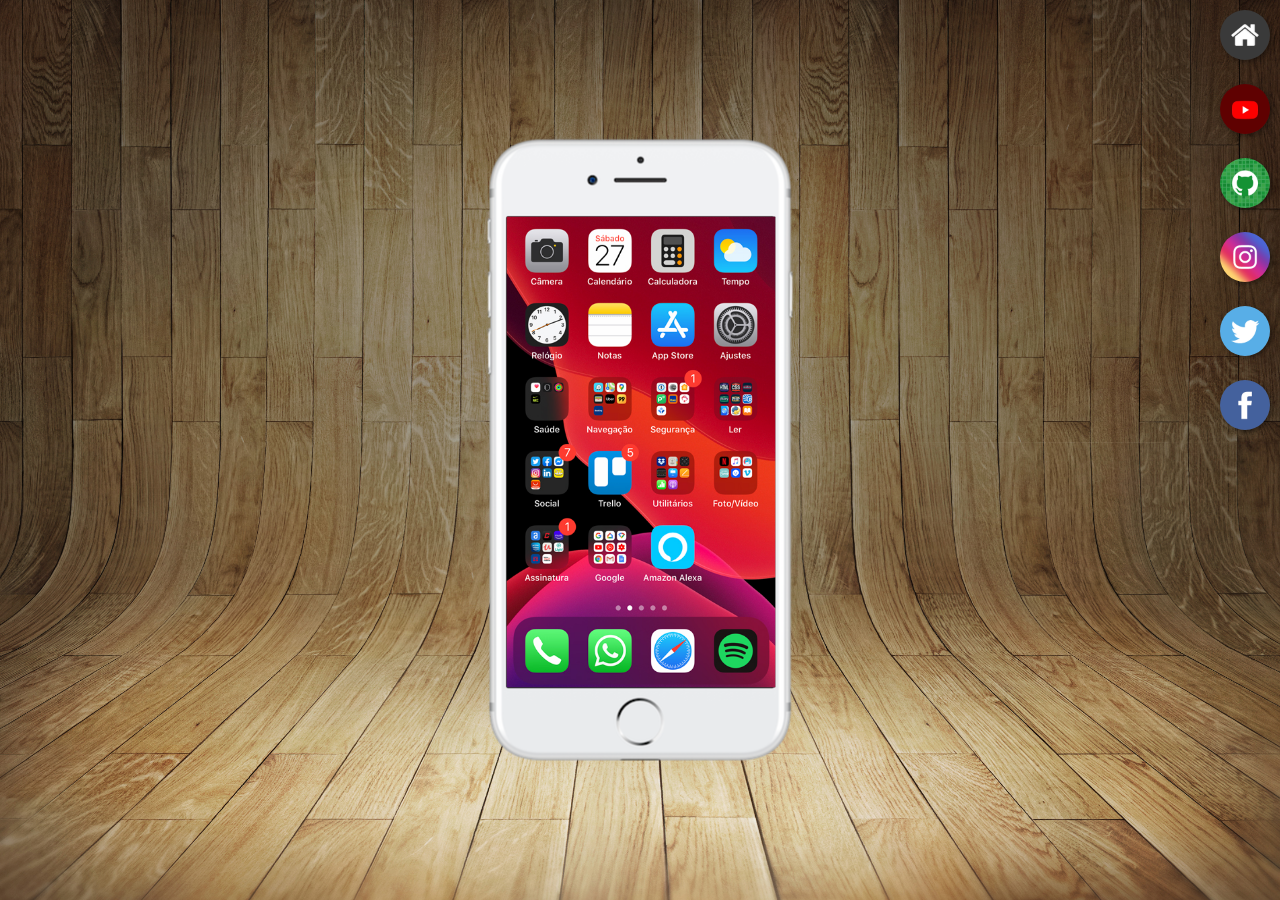
<file: index.html>
<!DOCTYPE html>
<html lang="pt-br">
<head>
  <meta charset="UTF-8">
  <meta name="viewport" content="width=device-width, initial-scale=1.0">
  <title>Document</title>
  <link rel="stylesheet" href="estilo/style.css">
  <link rel="shortcut icon" href="favicon.ico" type="image/x-icon">
</head>
<body>
  <main>
    <section id="telefone">
      <iframe src="home.html" name="tela" id="tela" frameborder="0">Seu navegador não é compatível com isso :/.</iframe>
    </section>
    <section id="sociais">
      <a href="home.html" target="tela"><img src="imagens/logo-home.jpg" alt="Home"></a><br>
      <a href="youtube.html" target="tela"><img src="imagens/logo-youtube.jpg" alt="Youtube"></a><br>
      <a href="github.html" target="tela"><img src="imagens/logo-github.jpg" alt="Github"></a><br>
      <a href="instagram.html" target="tela"><img src="imagens/logo-instagram.jpg" alt="Instagram"></a><br>
      <a href="twitter.html" target="tela"><img src="imagens/logo-twitter.jpg" alt="Twitter"></a><br>
      <a href="facebook.html" target="tela"><img src="imagens/logo-facebook.jpg" alt="Facebook"></a>
    </section>
  </main>
</body>
</html>
</file>
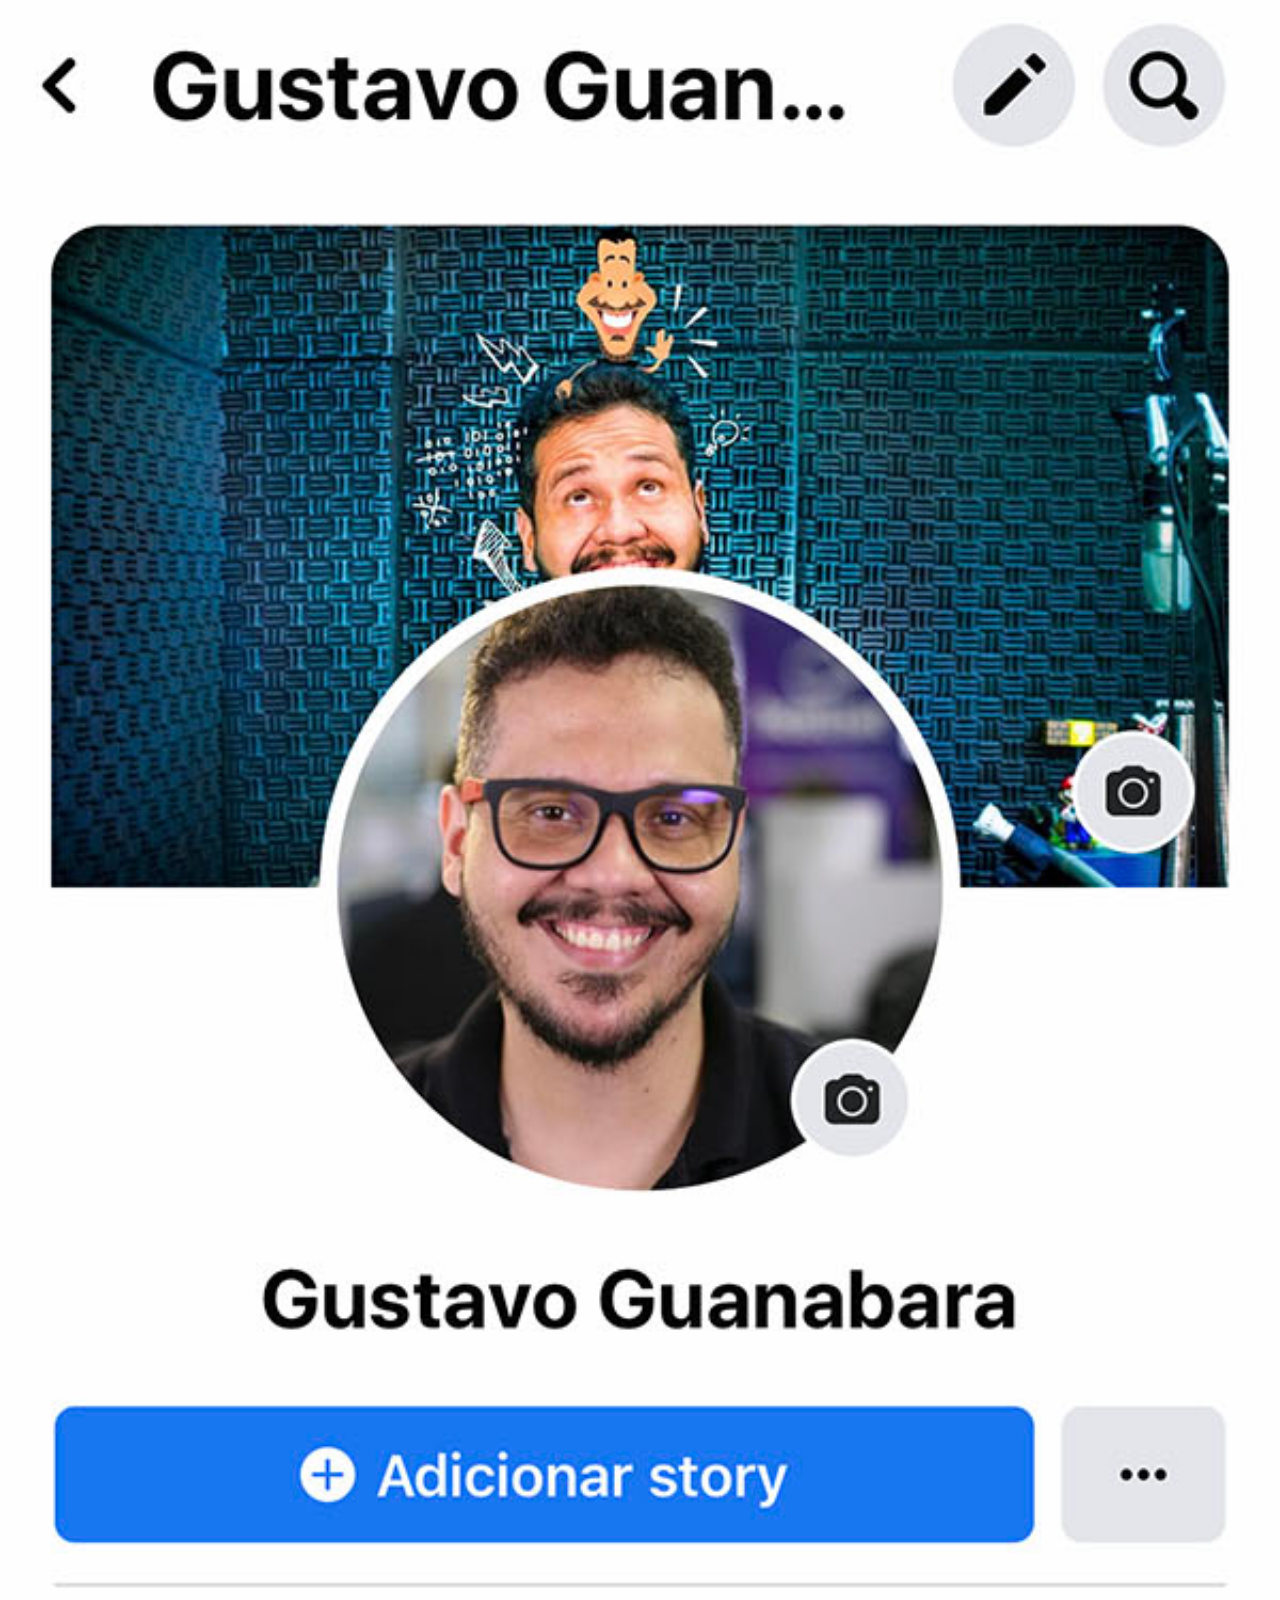
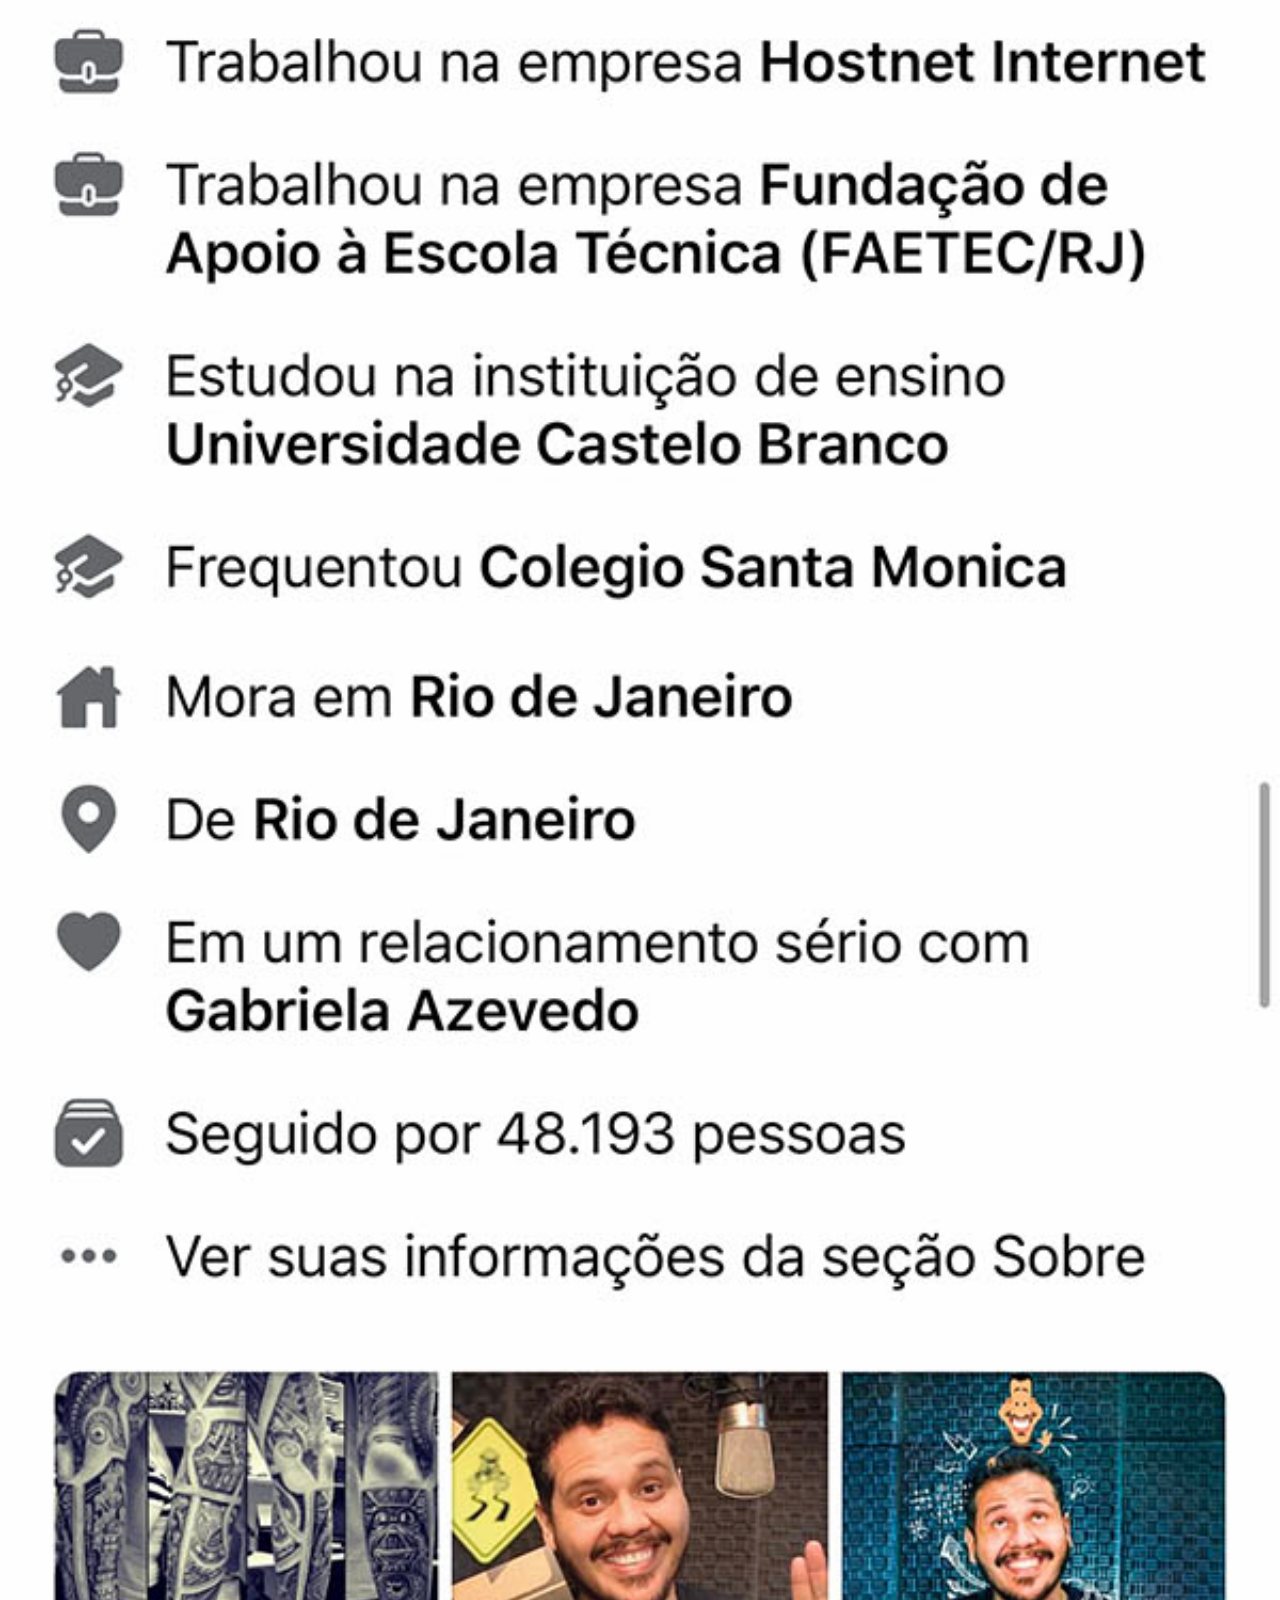
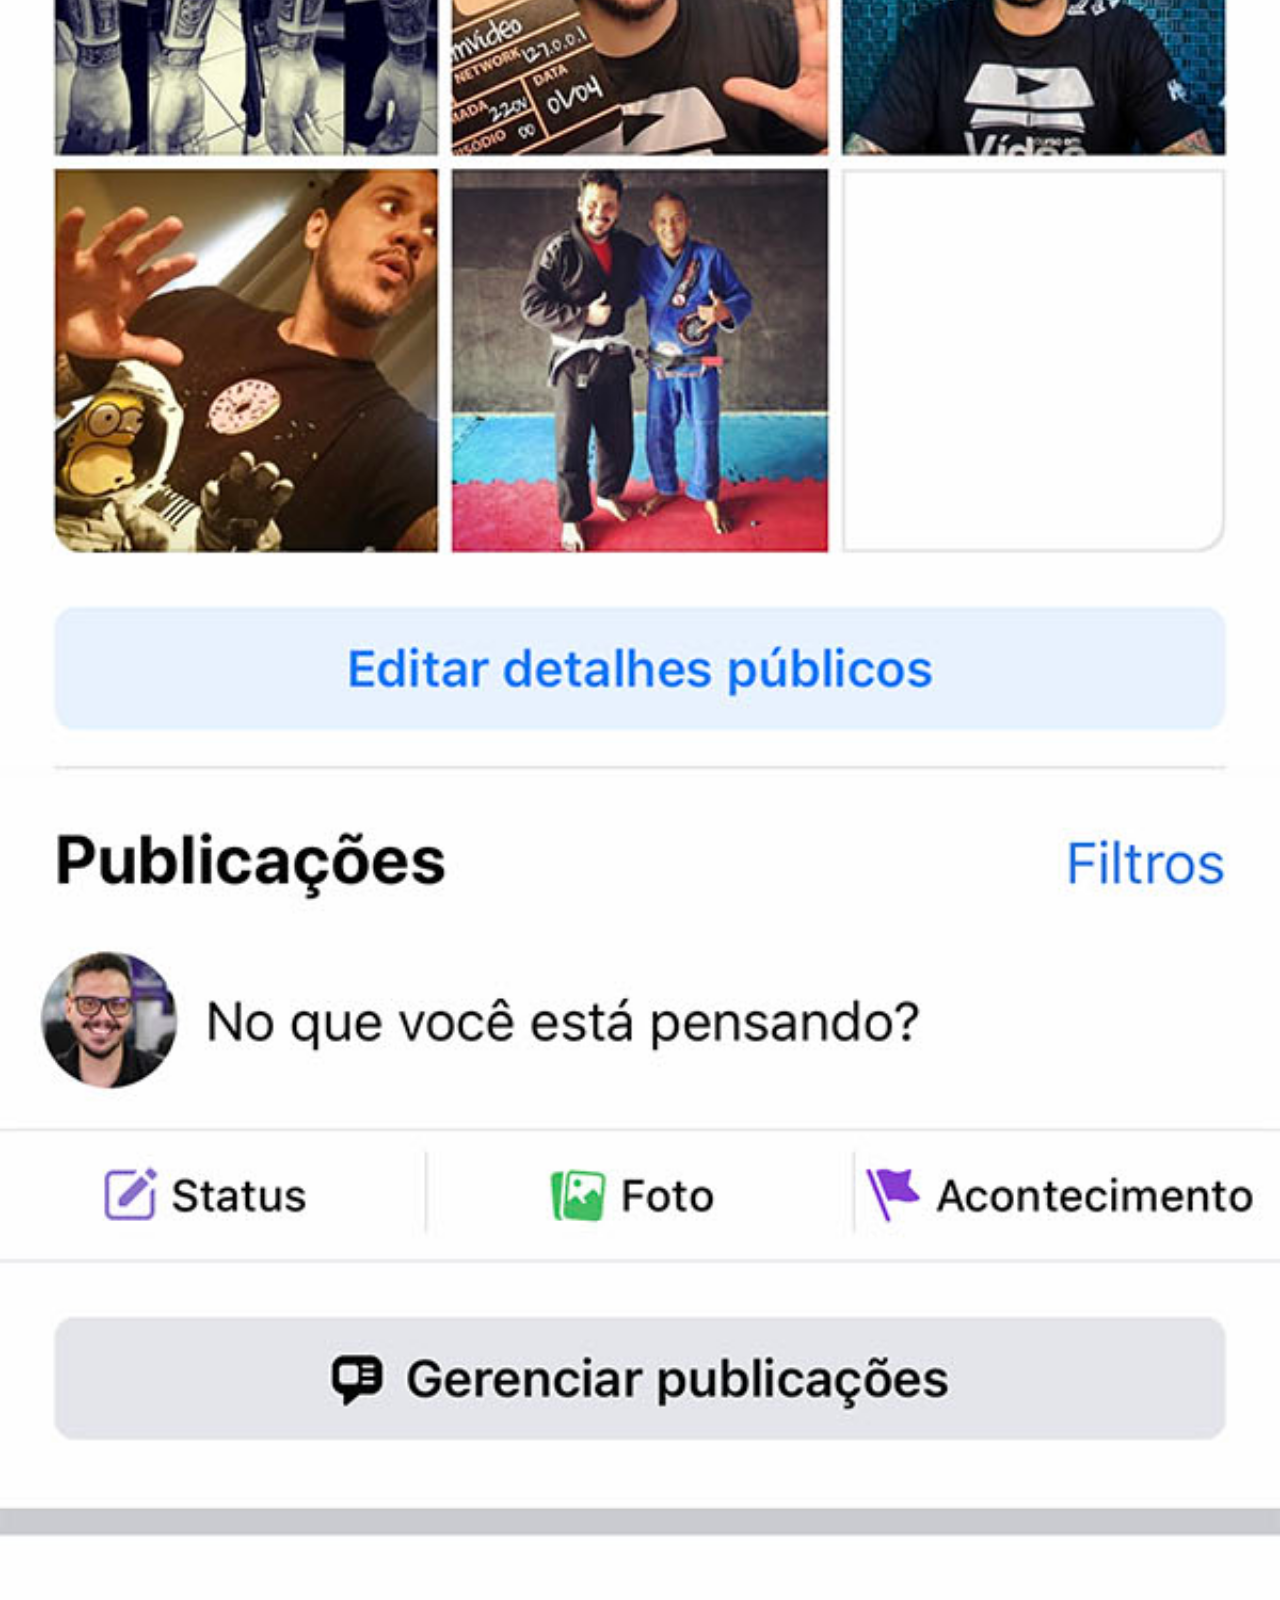
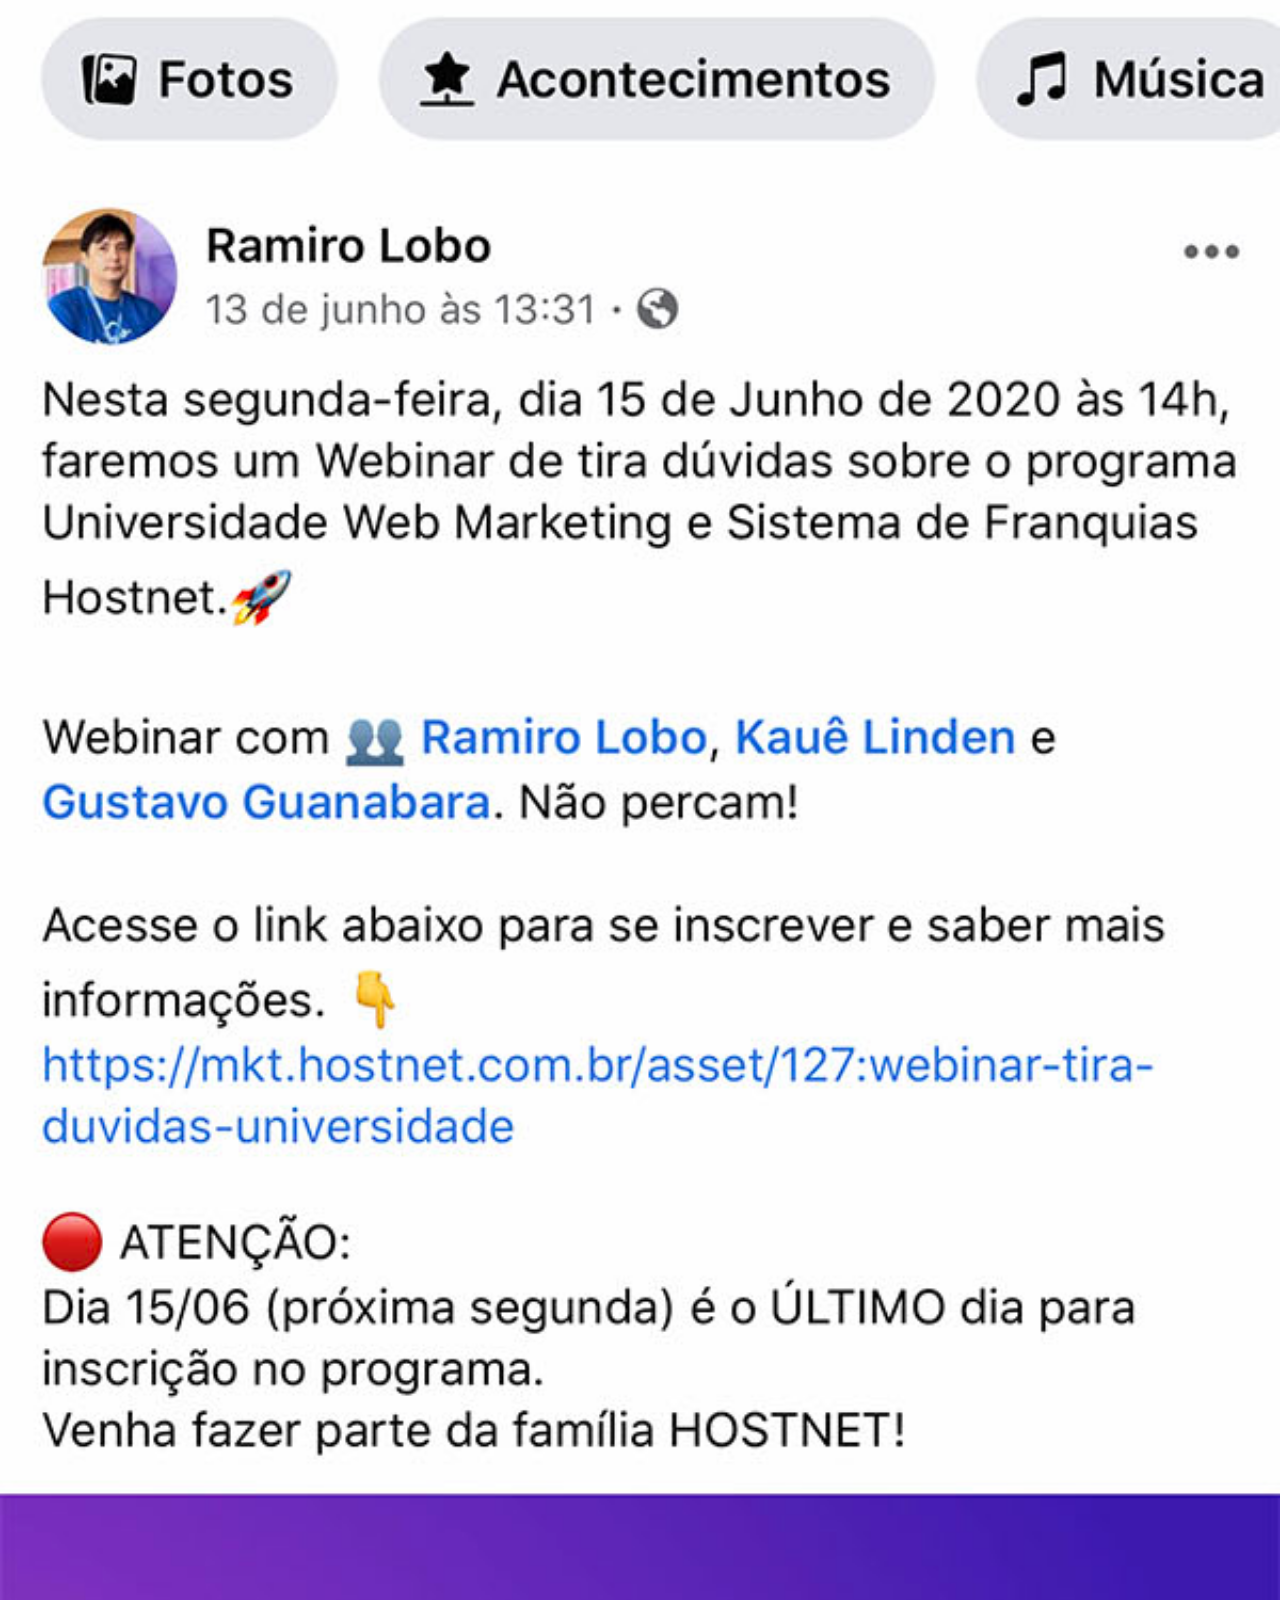
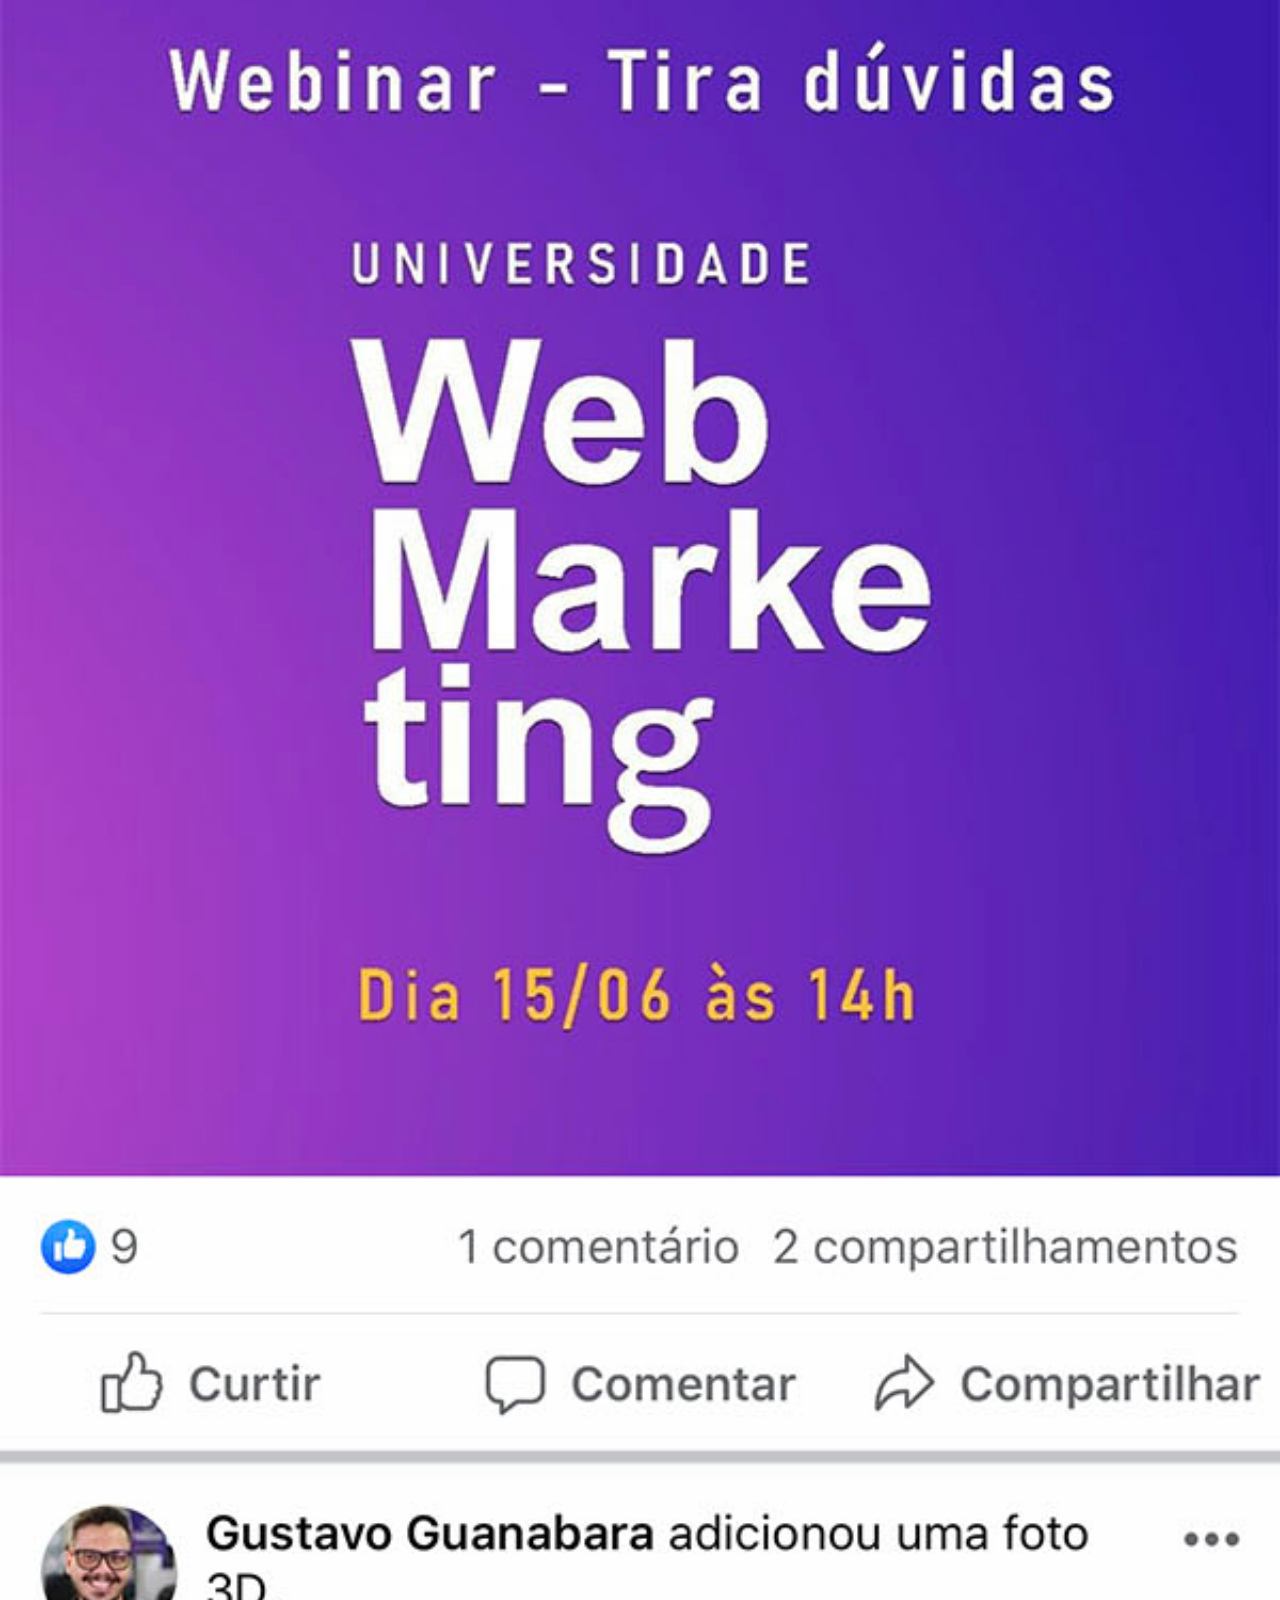
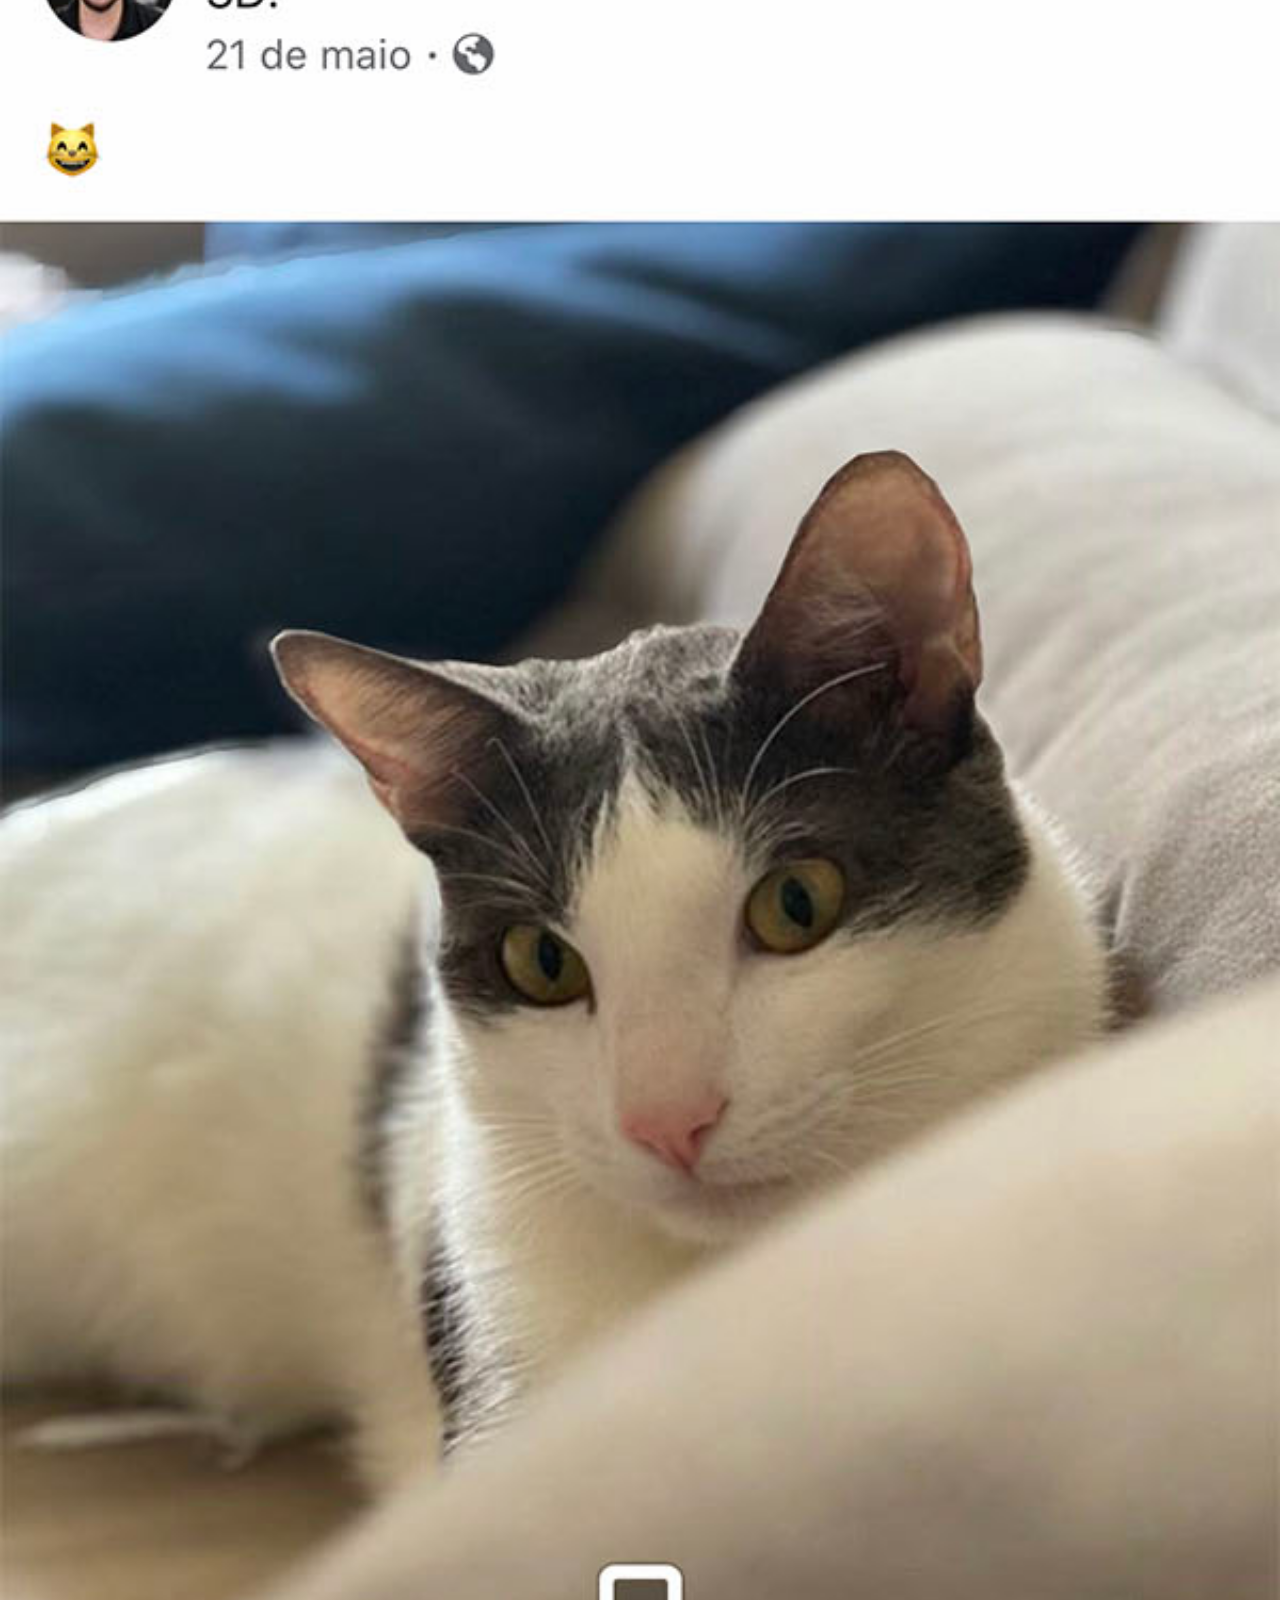
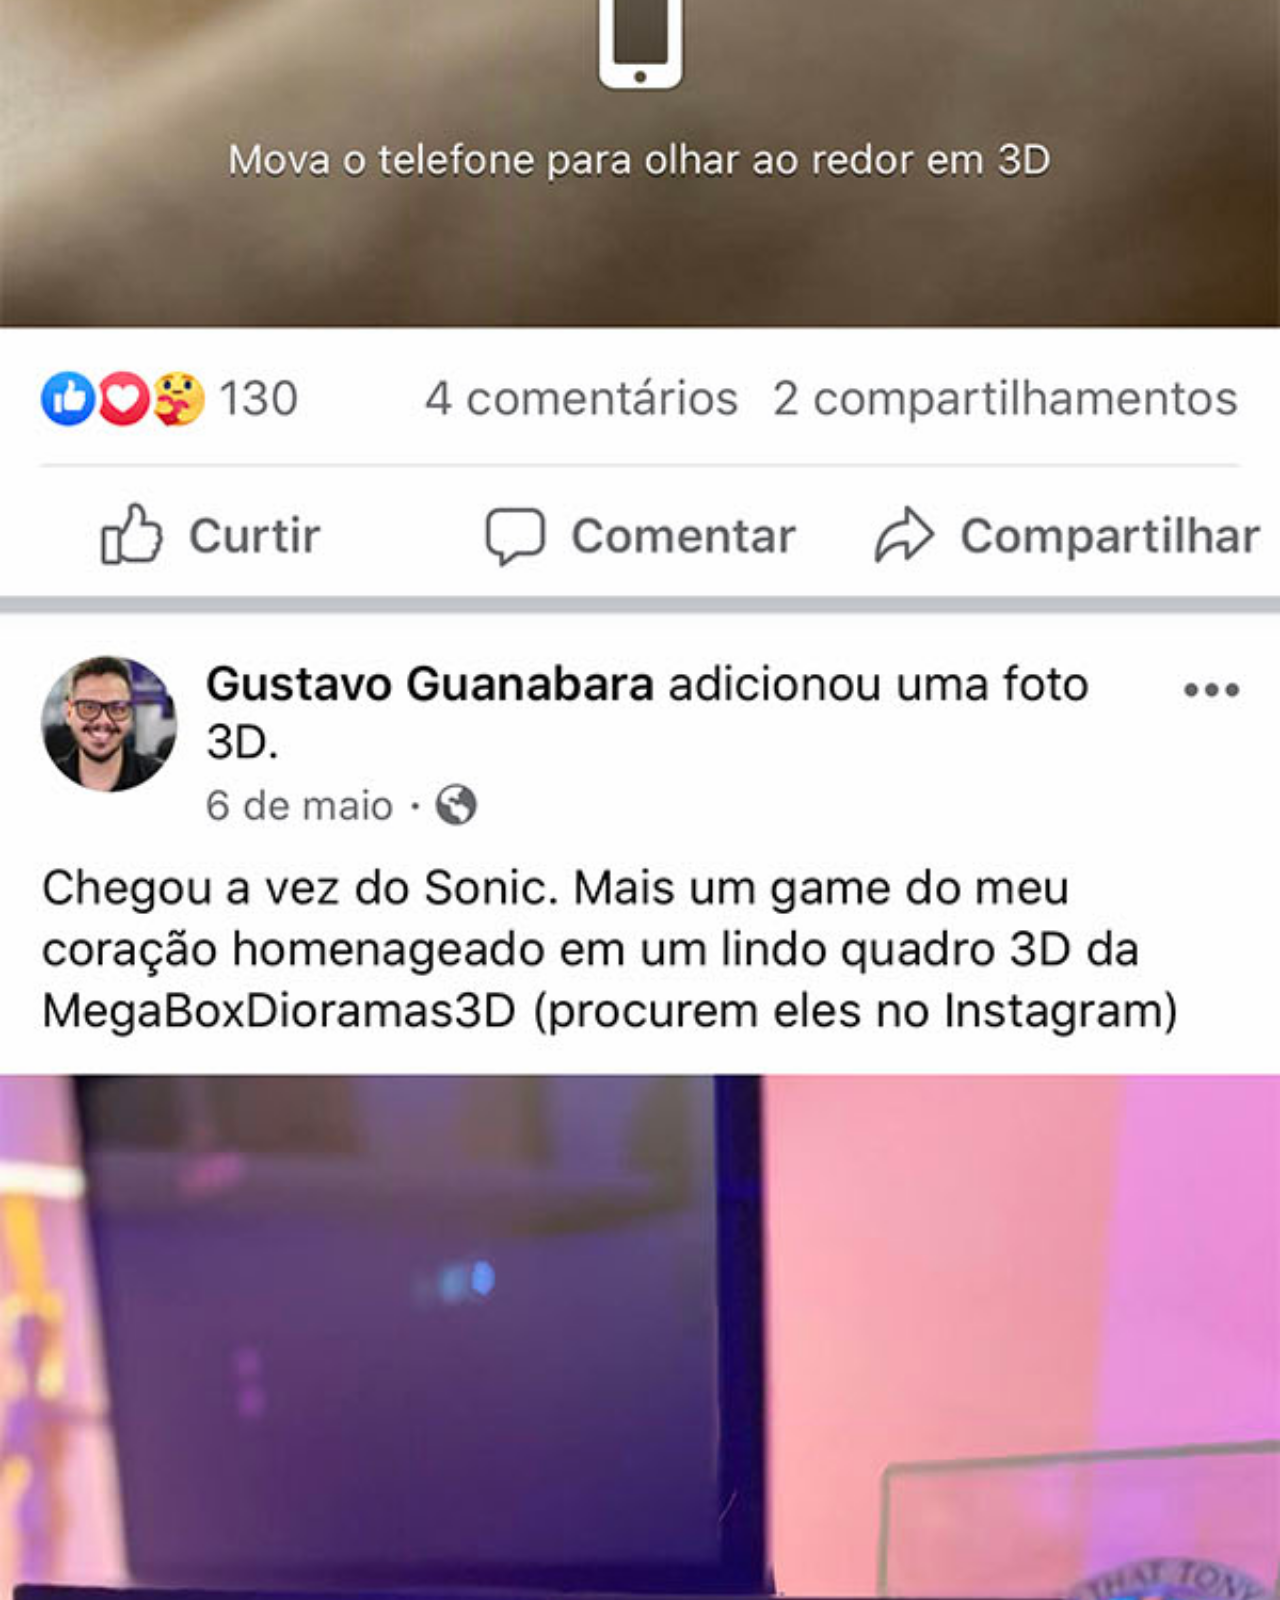
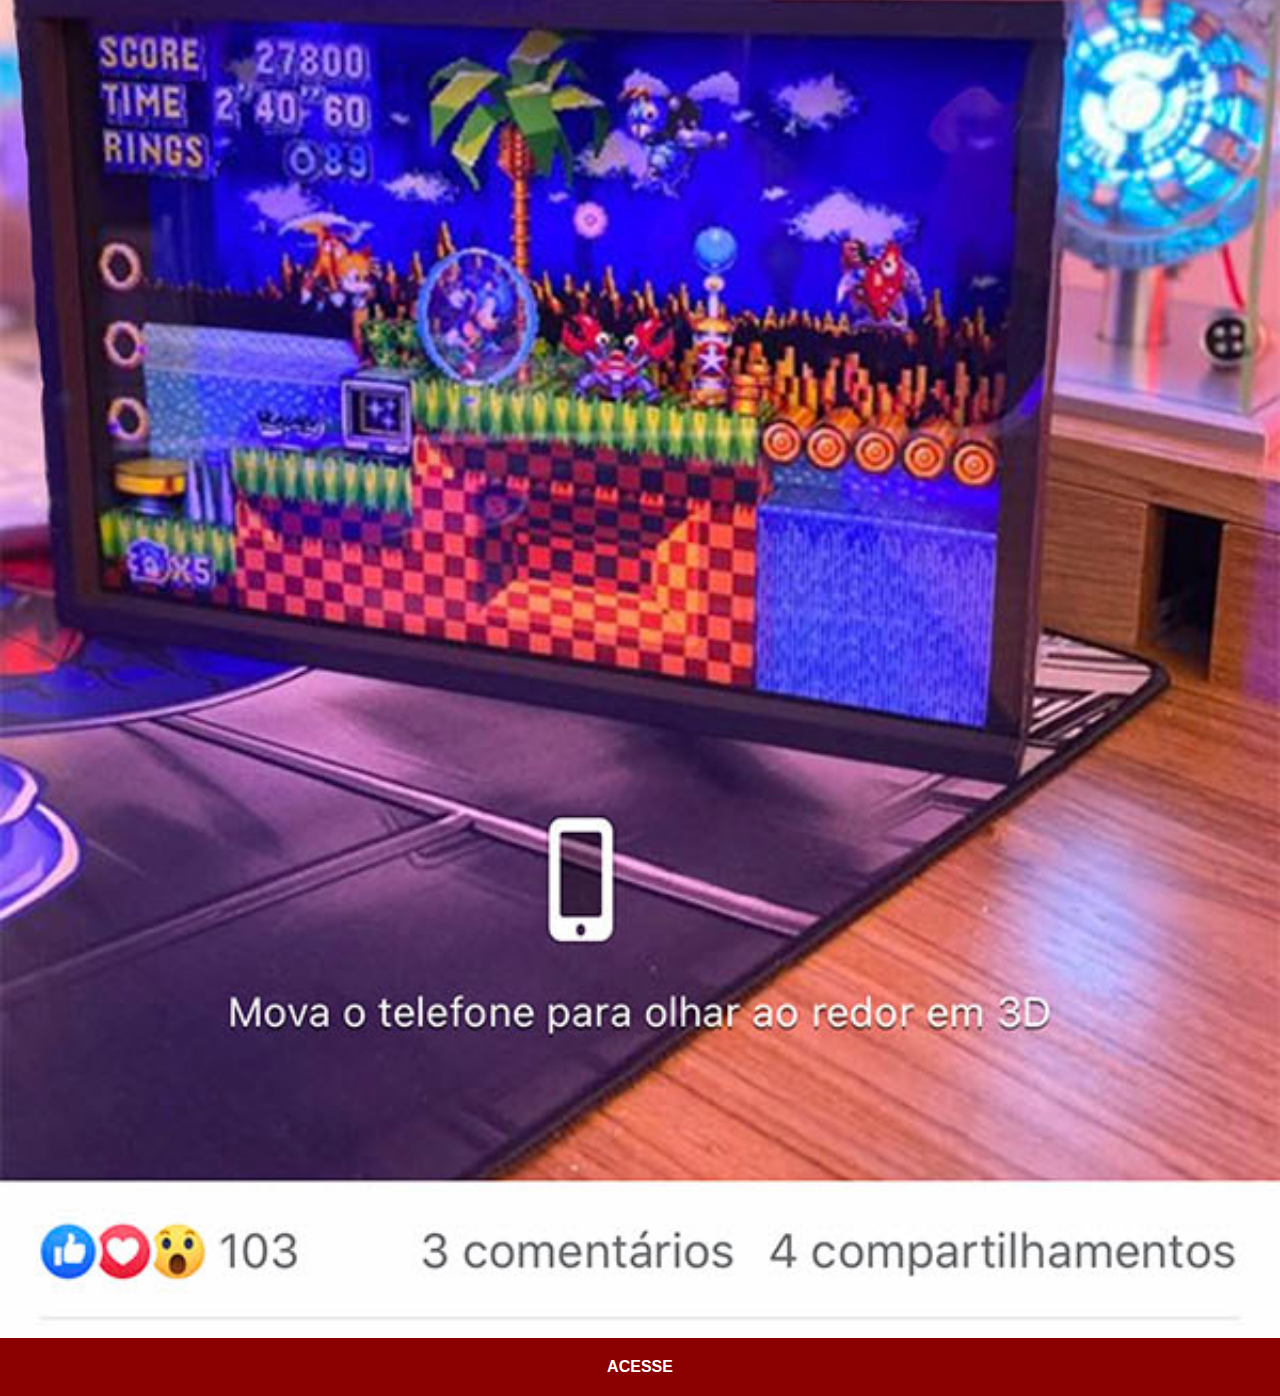
<file: facebook.html>
<!DOCTYPE html>
<html lang="pt-br">
<head>
  <meta charset="UTF-8">
  <meta name="viewport" content="width=device-width, initial-scale=1.0">
  <title>Twitter</title>
  <link rel="stylesheet" href="estilo/social.css">
</head>
<body>
  <img src="imagens/tela-facebook.jpg" alt="Facebook">
  <a href="https://www.facebook.com/">ACESSE</a>
</body>
</html>
</file>
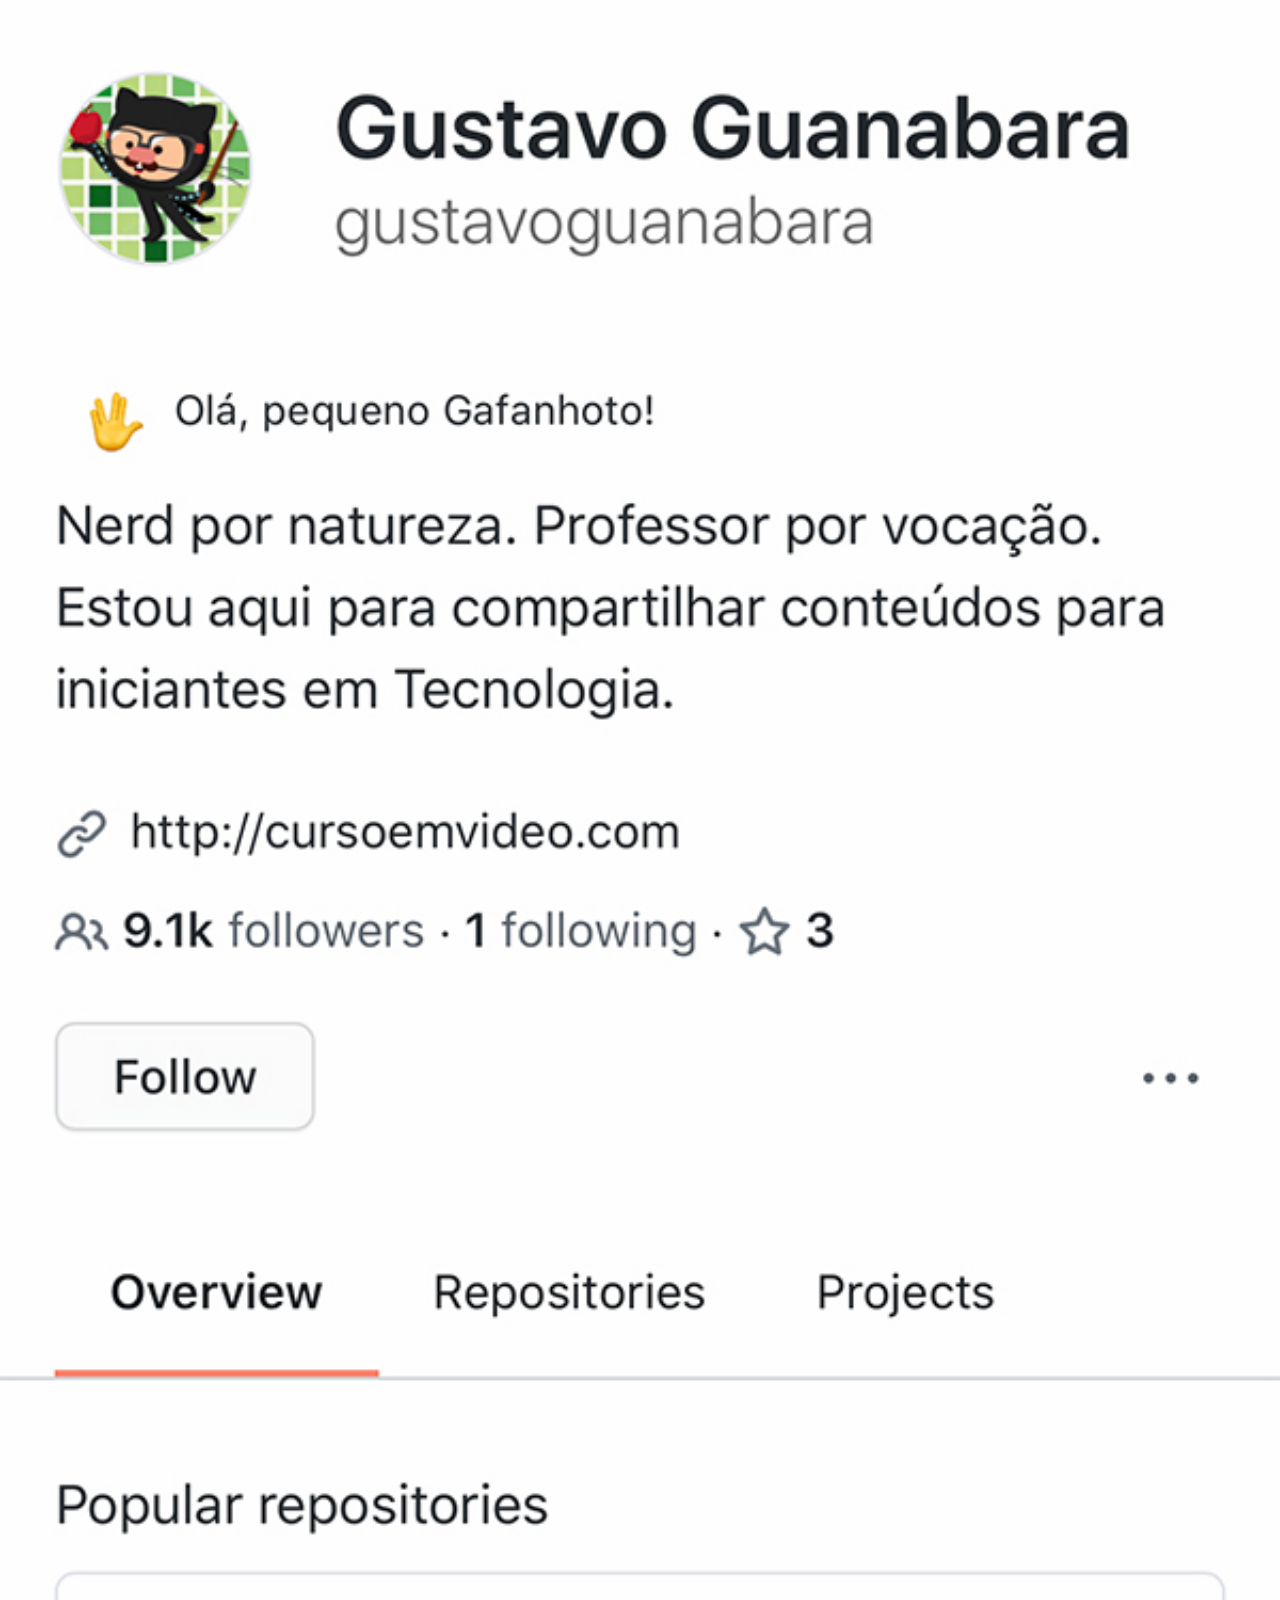
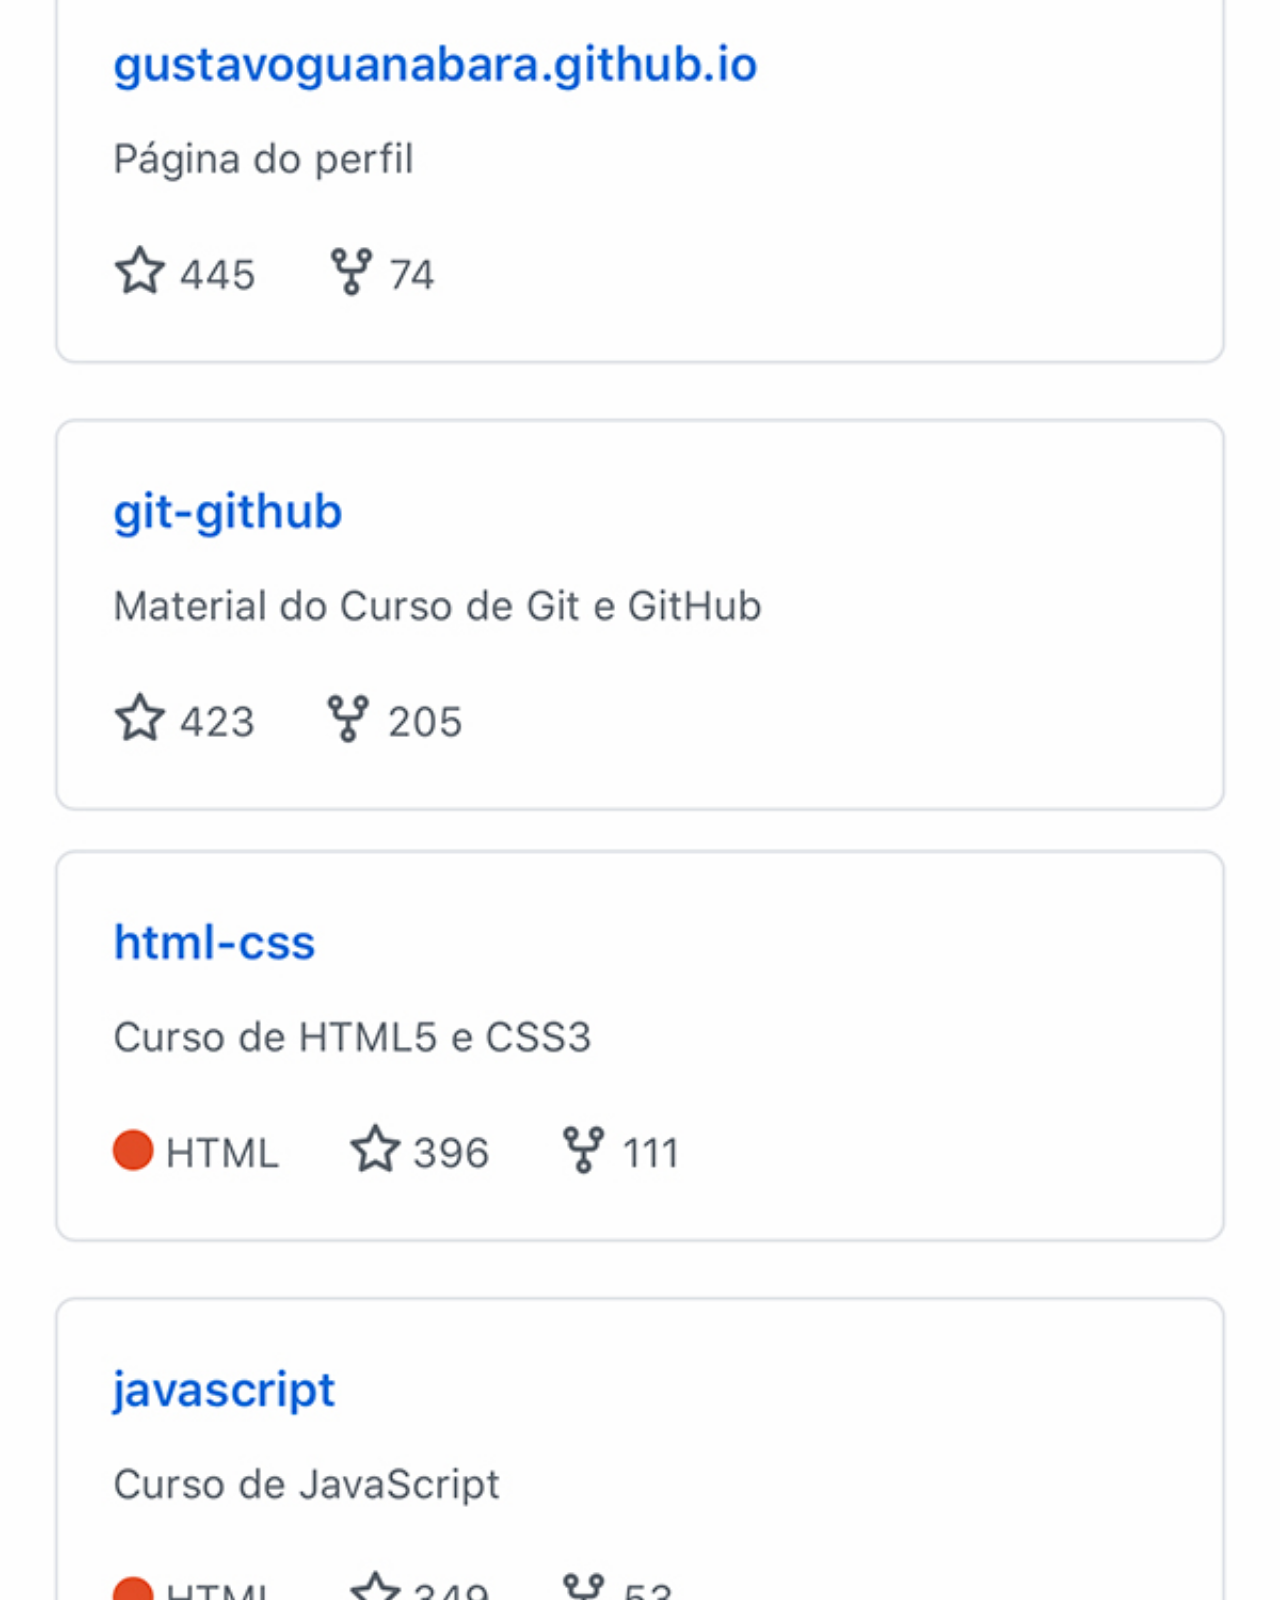
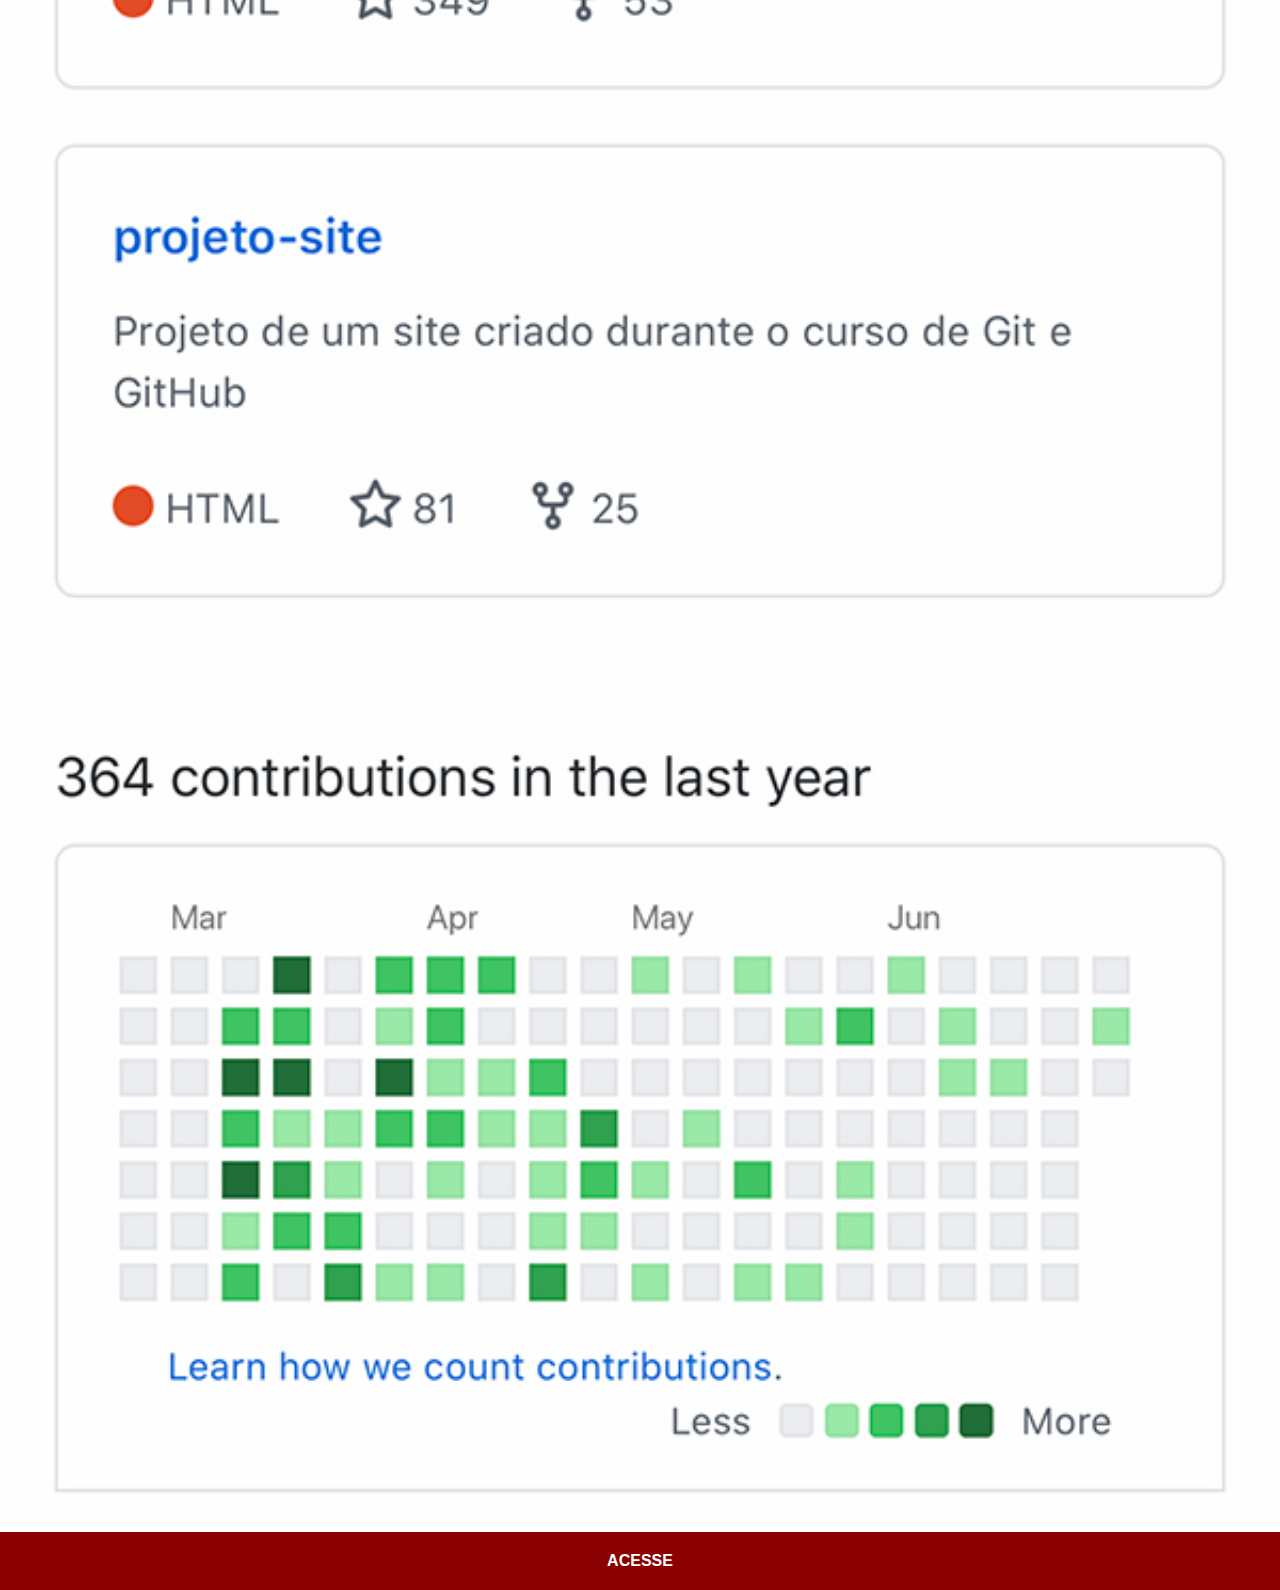
<file: github.html>
<!DOCTYPE html>
<html lang="pt-br">
<head>
  <meta charset="UTF-8">
  <meta name="viewport" content="width=device-width, initial-scale=1.0">
  <title>Github</title>
  <link rel="stylesheet" href="estilo/social.css">
</head>
<body>
  <img src="imagens/tela-github.jpg" alt="Github">
  <a href="https://github.com/gustavoguanabara/" target="_blank">ACESSE</a>
</body>
</html>
</file>
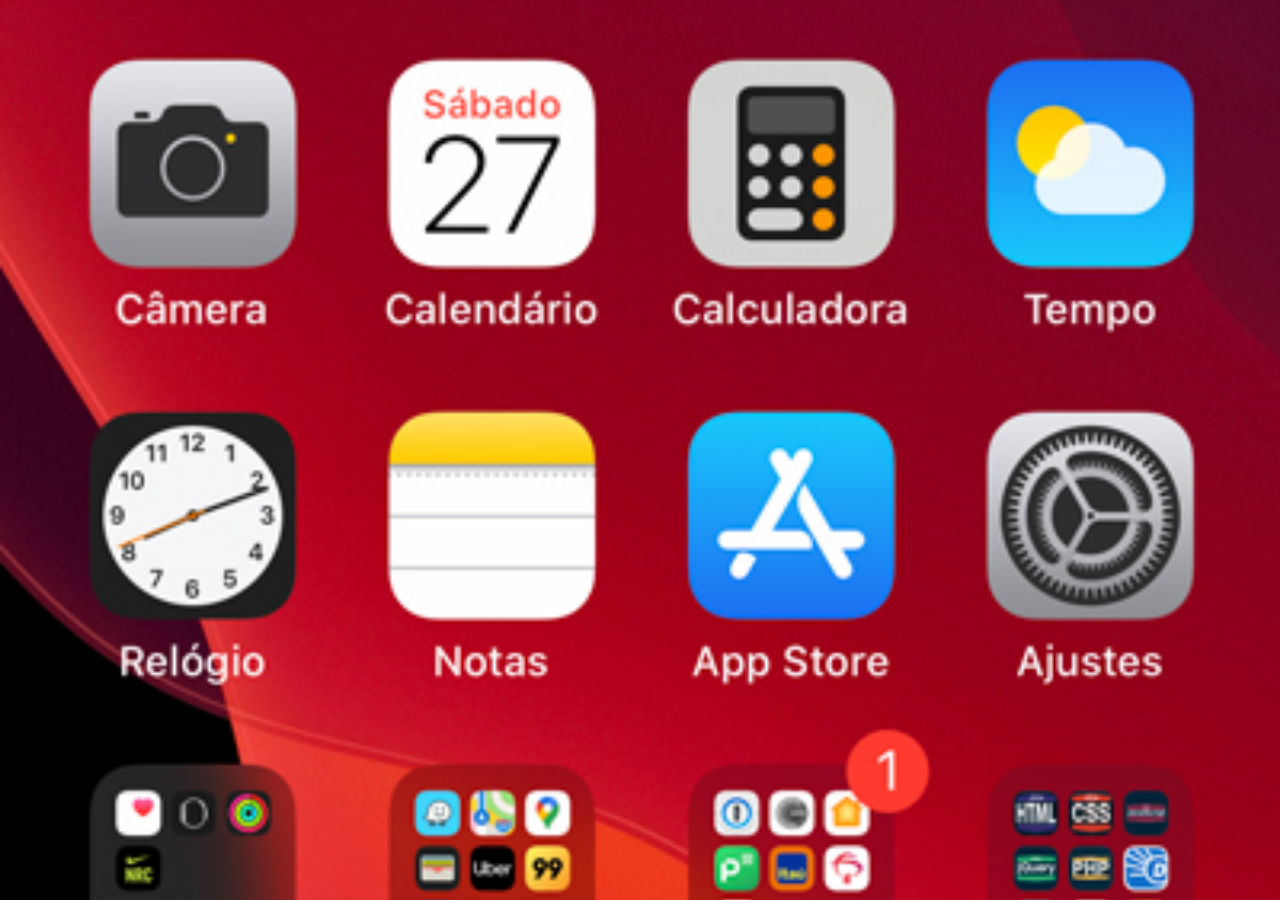
<file: home.html>
<!DOCTYPE html>
<html lang="pt-br">
<head>
  <meta charset="UTF-8">
  <meta name="viewport" content="width=device-width, initial-scale=1.0">
  <title>Document</title>
  <style>
    * {
      margin: 0px;
      padding: 0px;
    }

    body {
      width: 100vw;
      height: 100vh;
      background: black url('imagens/tela-home.jpg') no-repeat top center;
      background-size: cover;
    }
  </style>
</head>
<body>
  
</body>
</html>
</file>
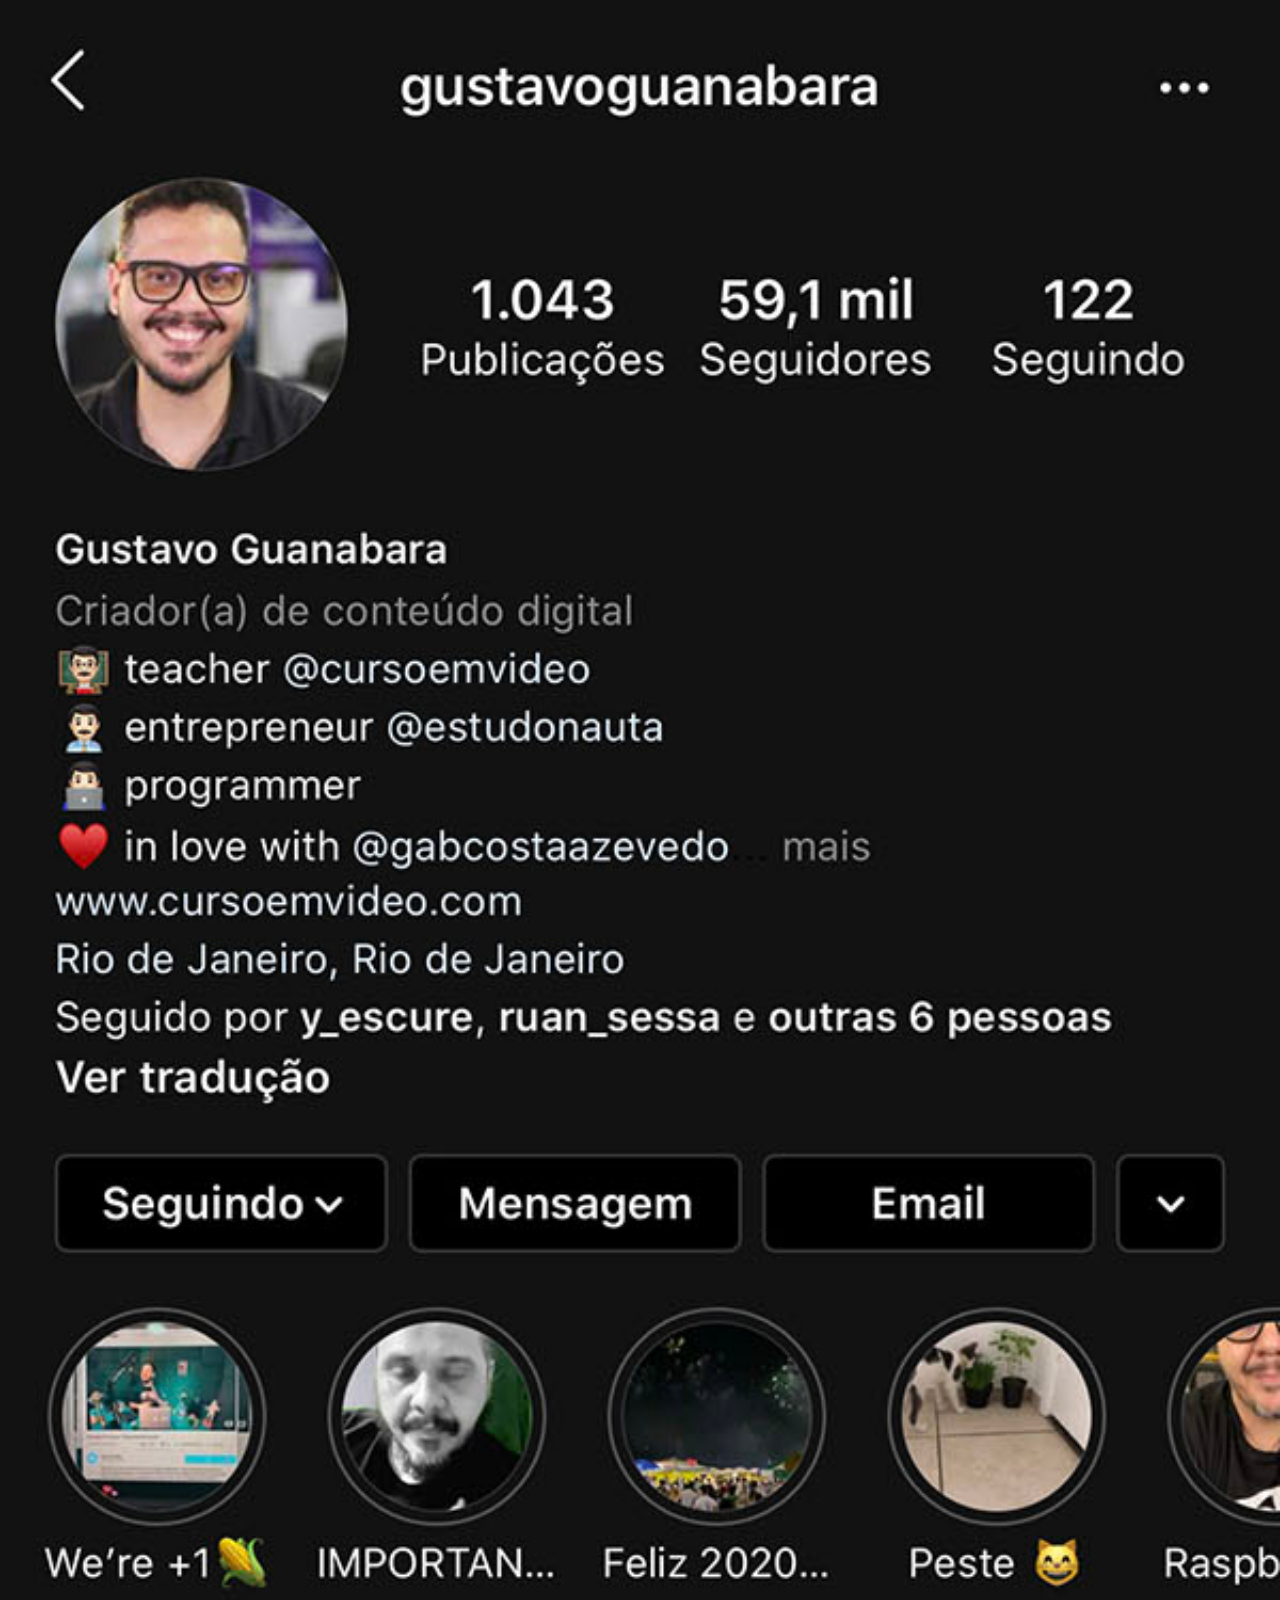
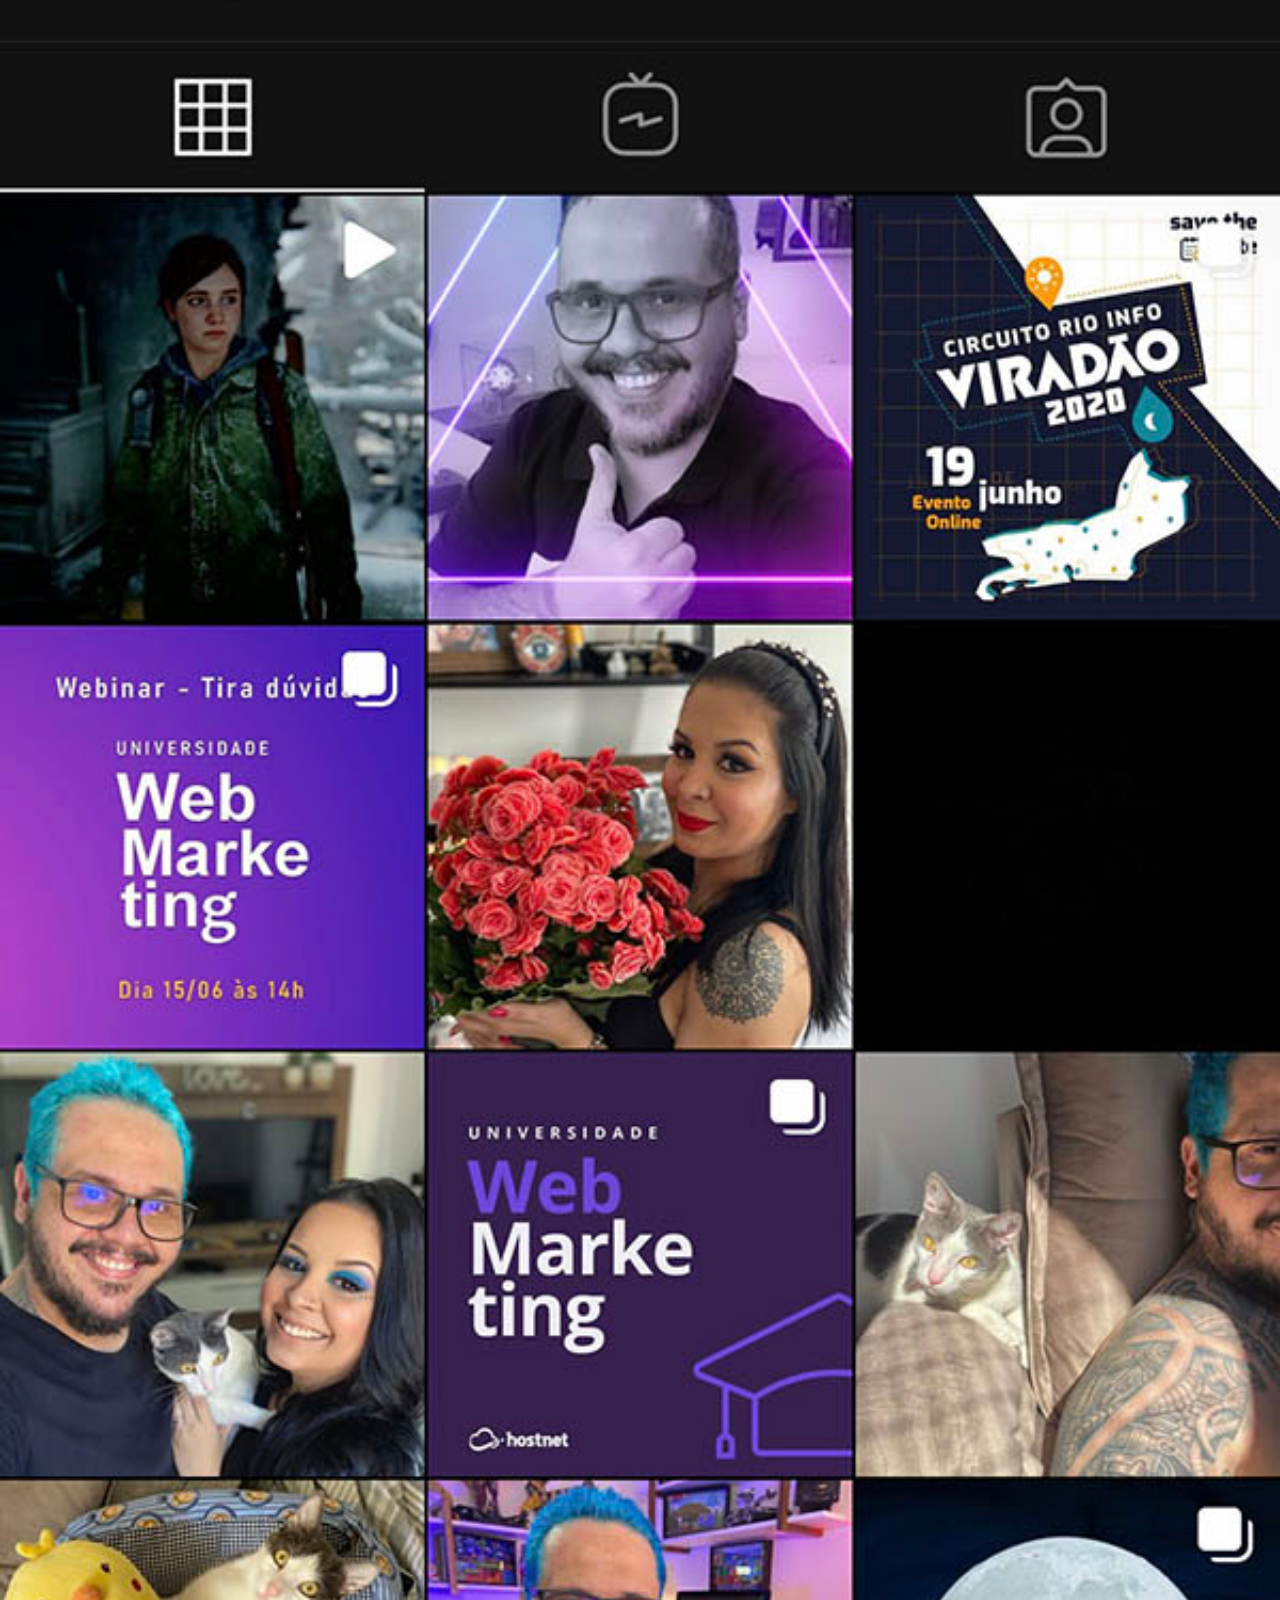
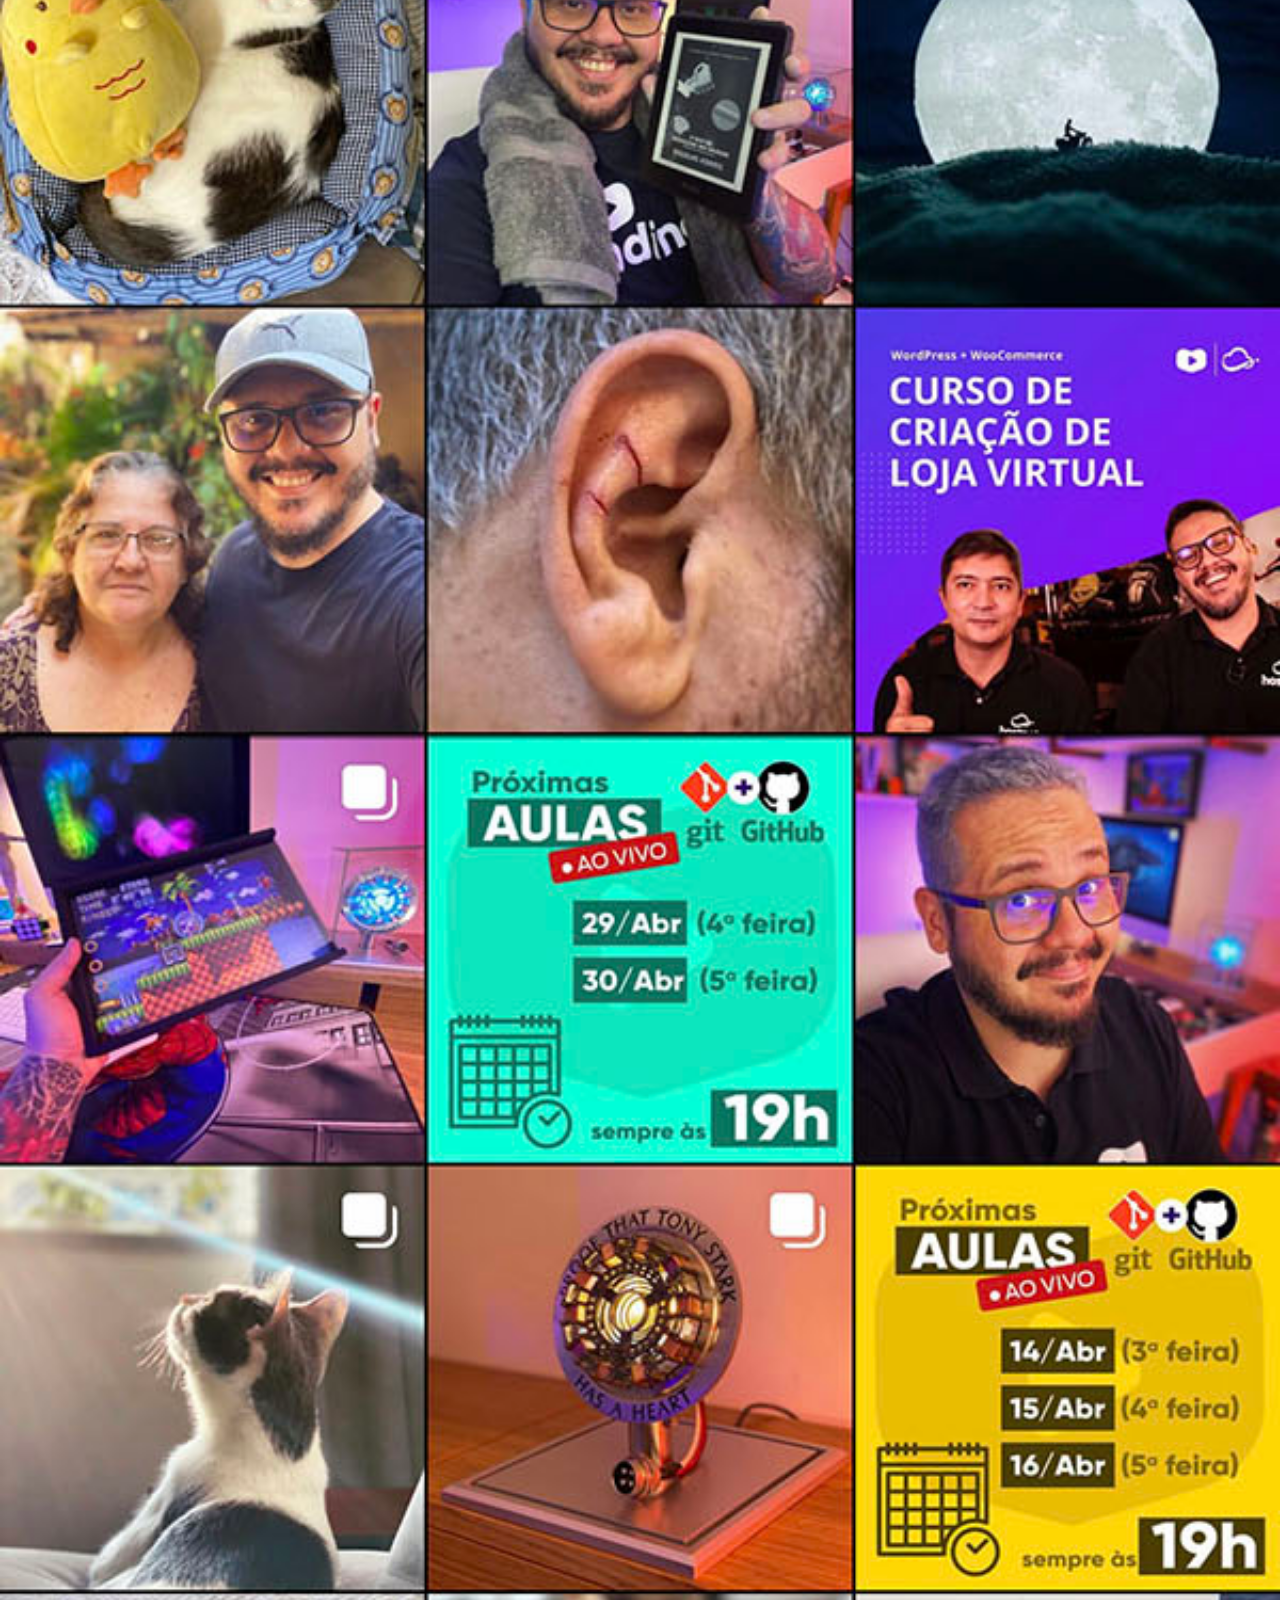
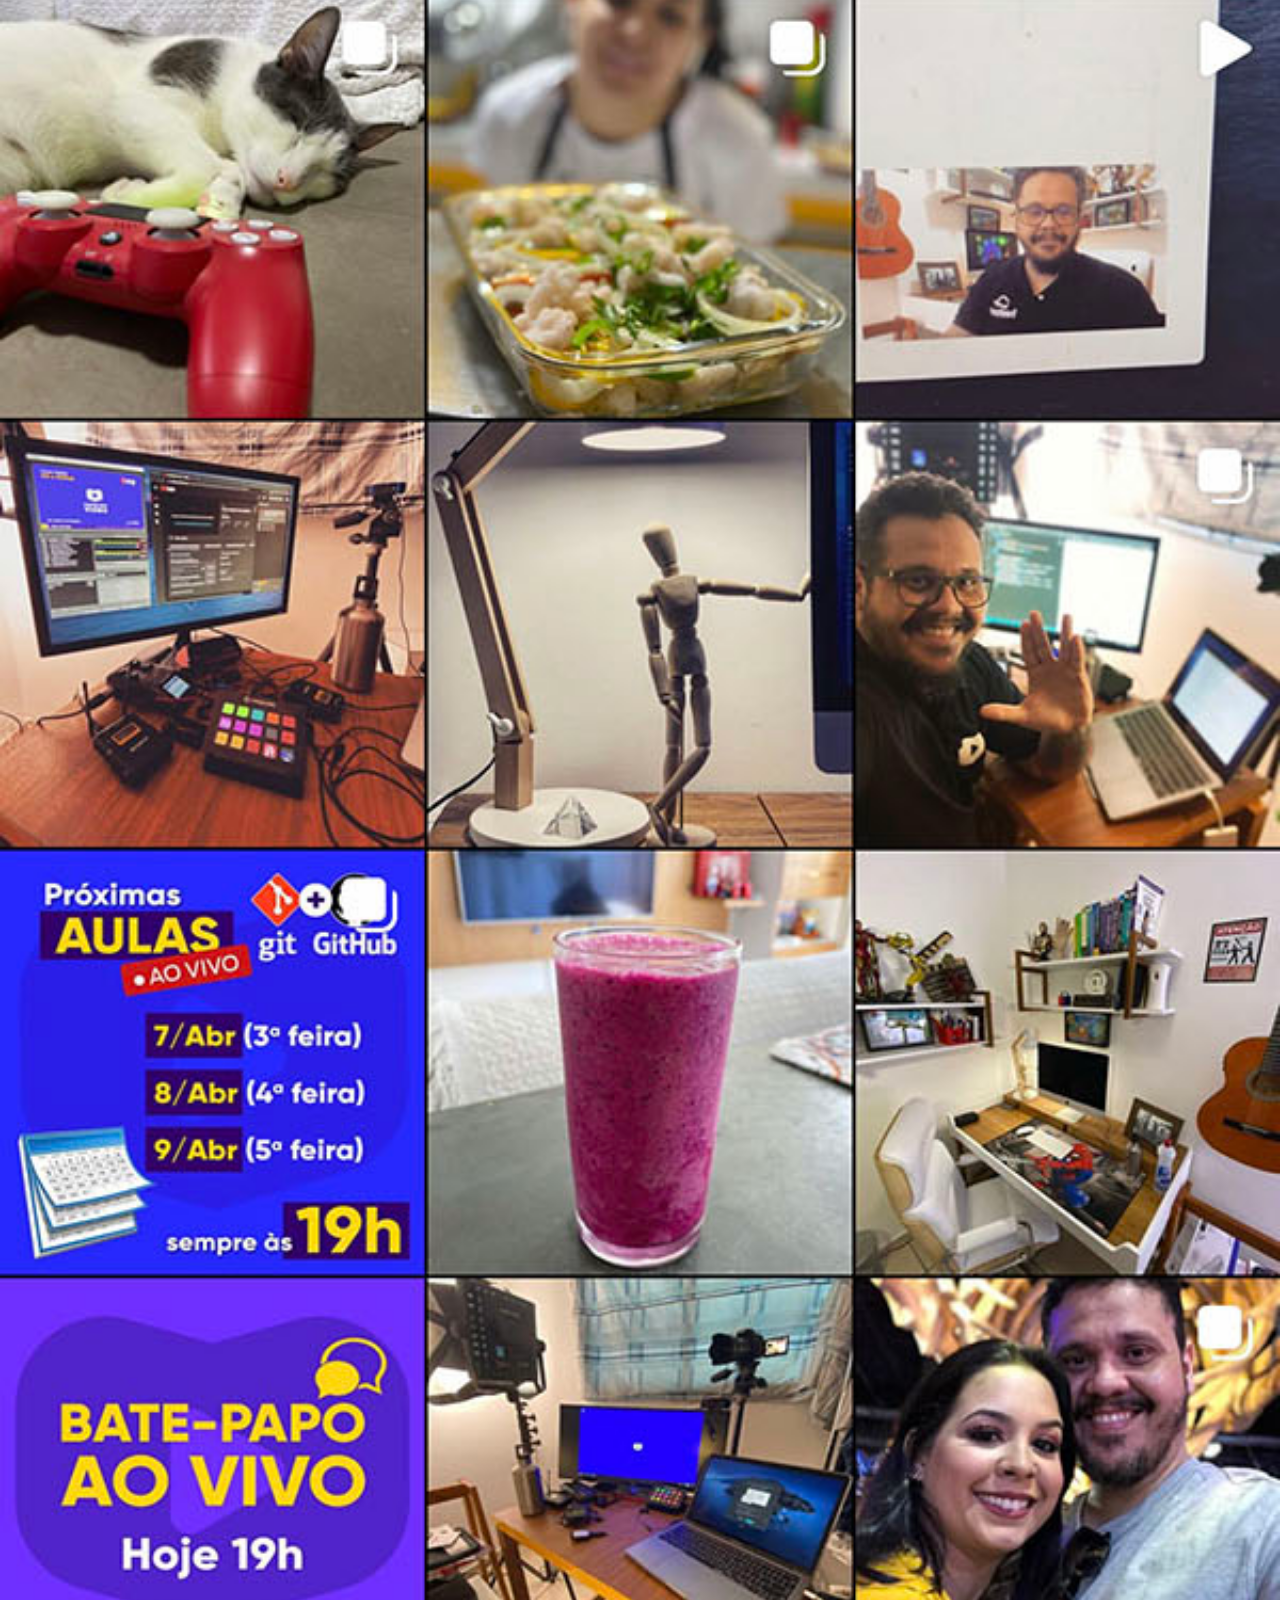
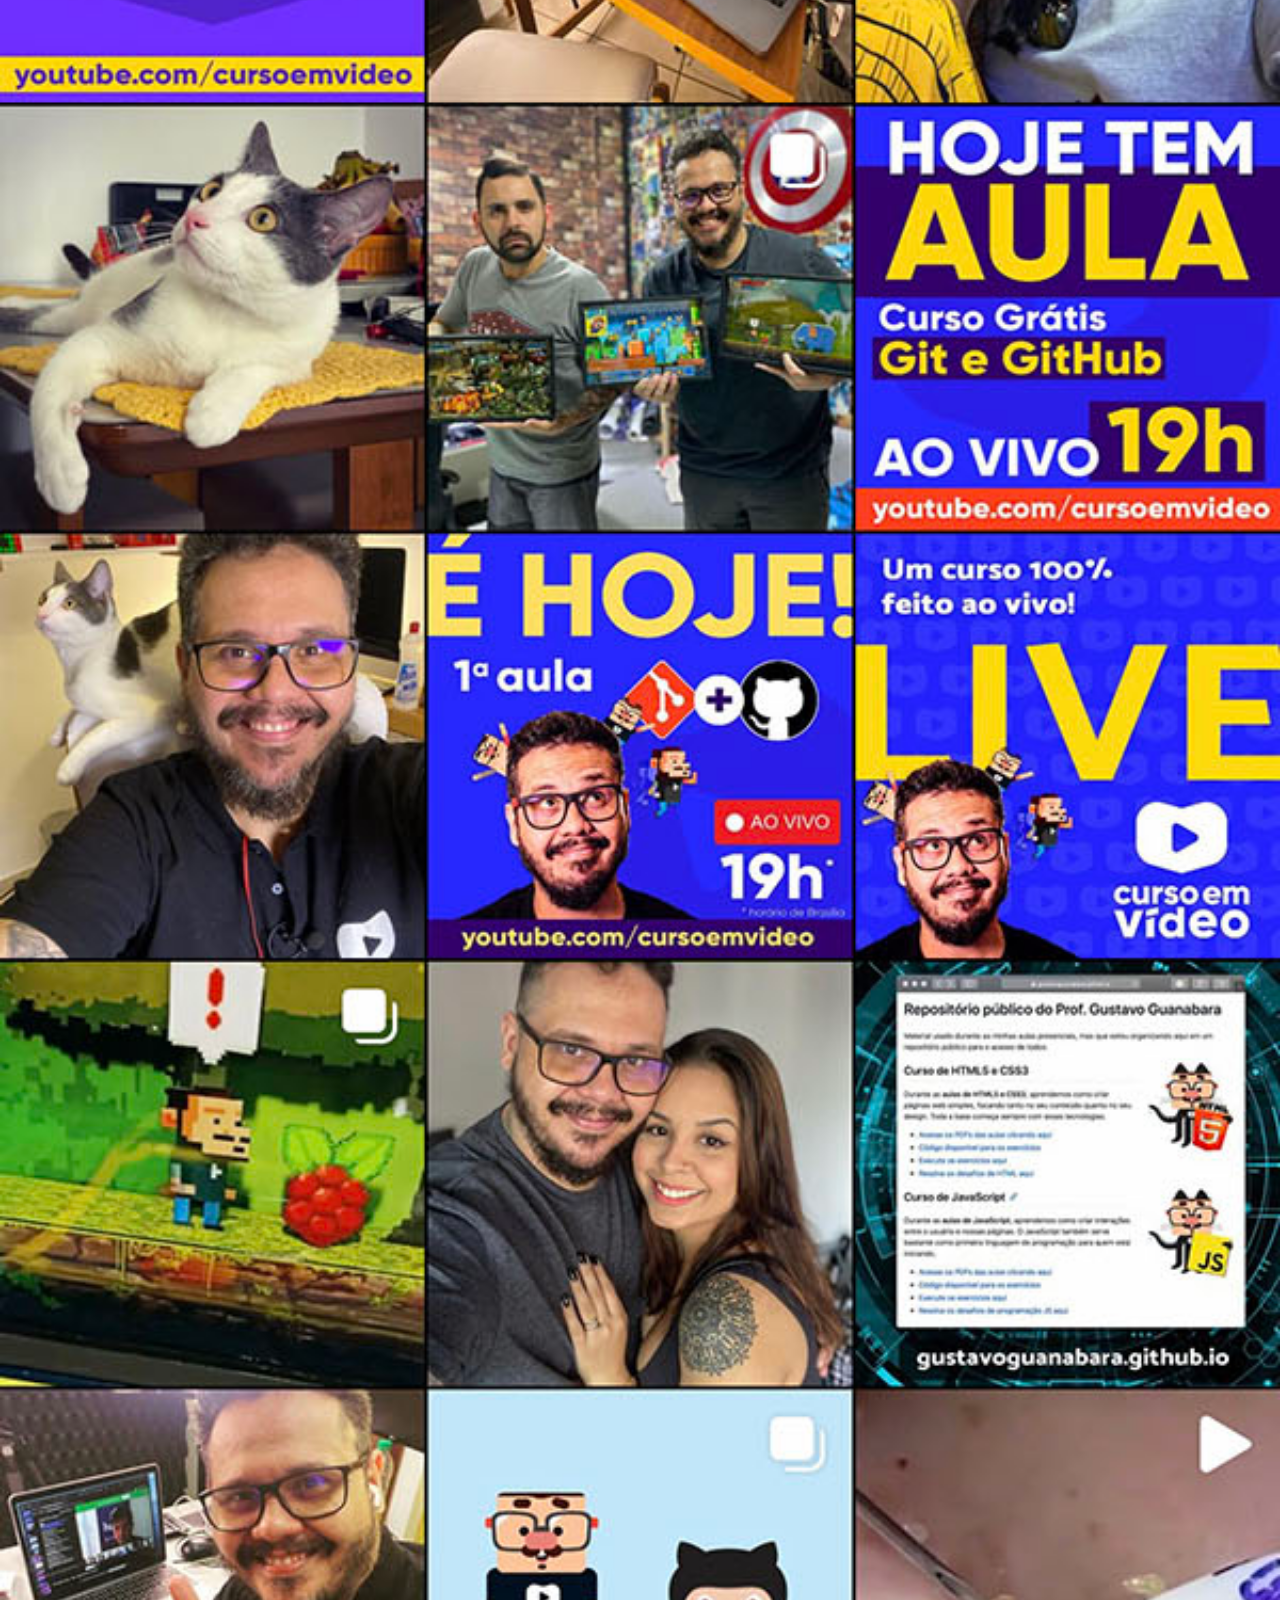
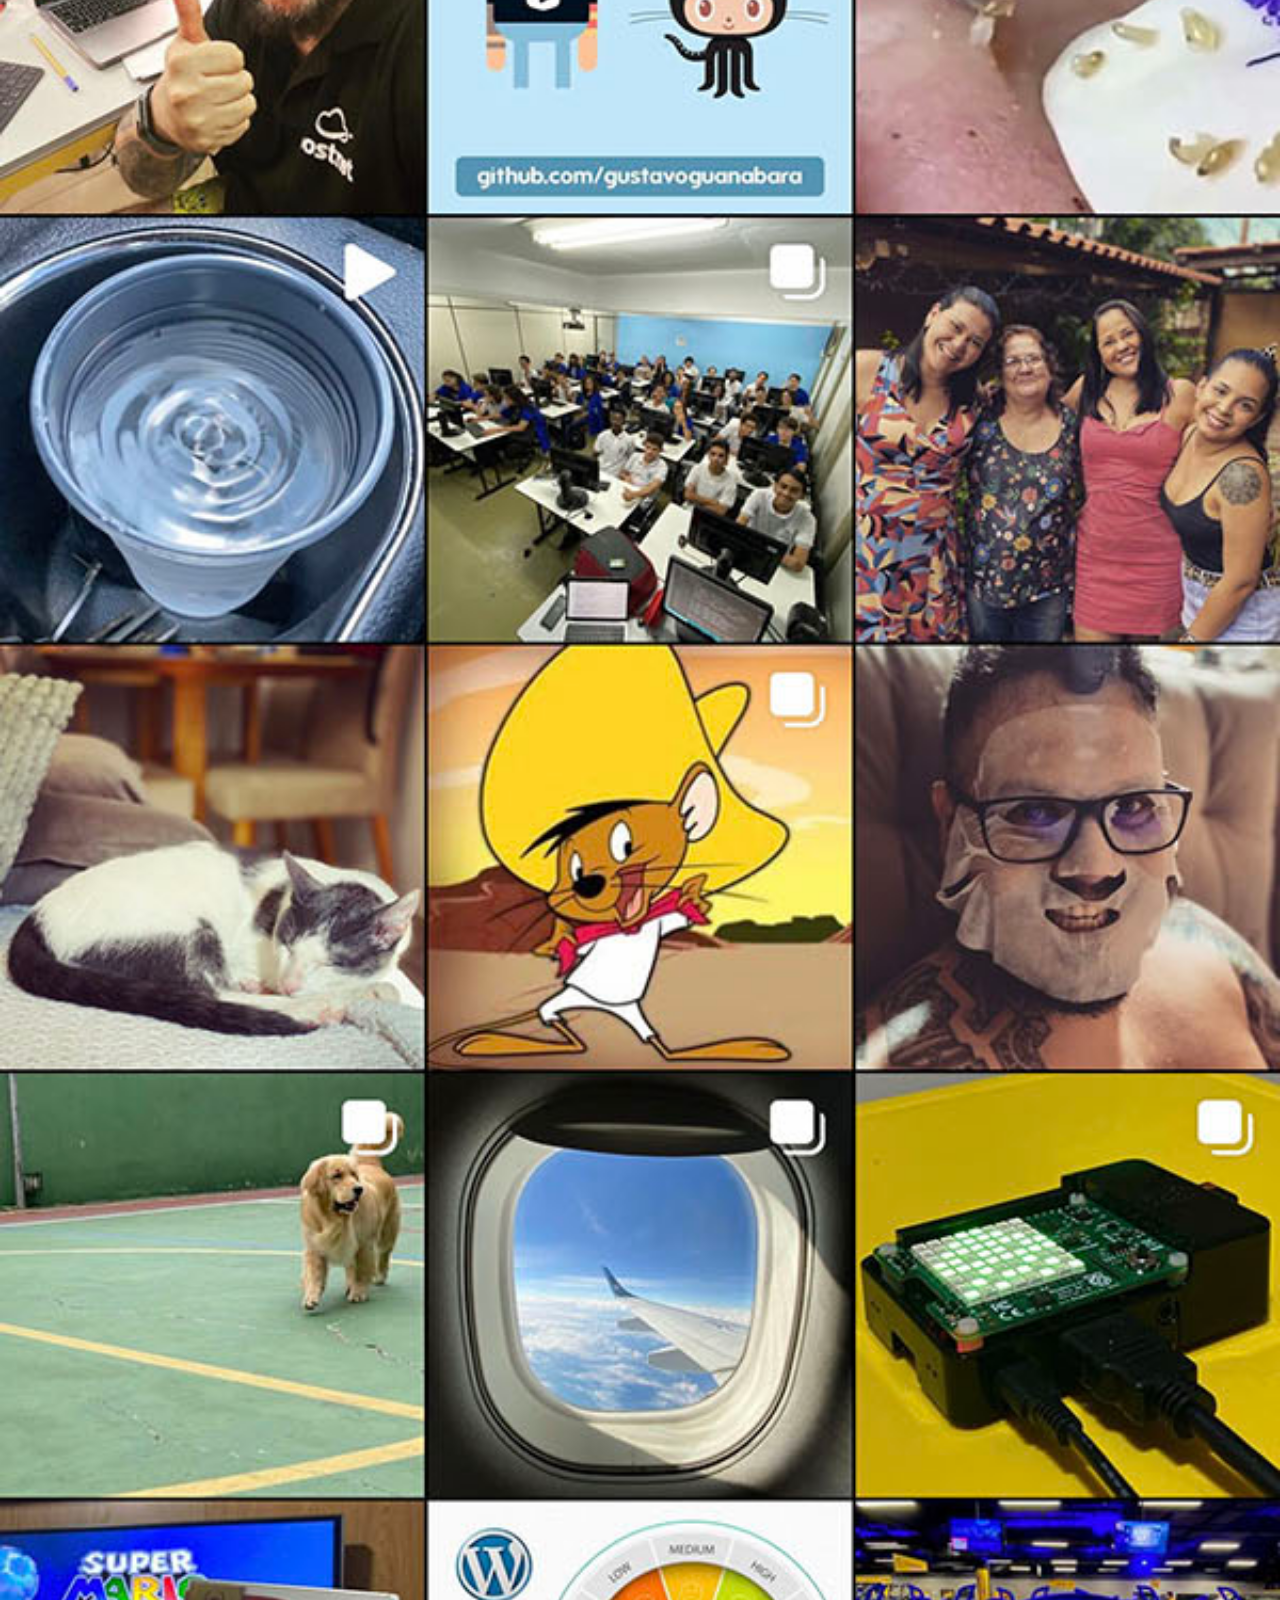
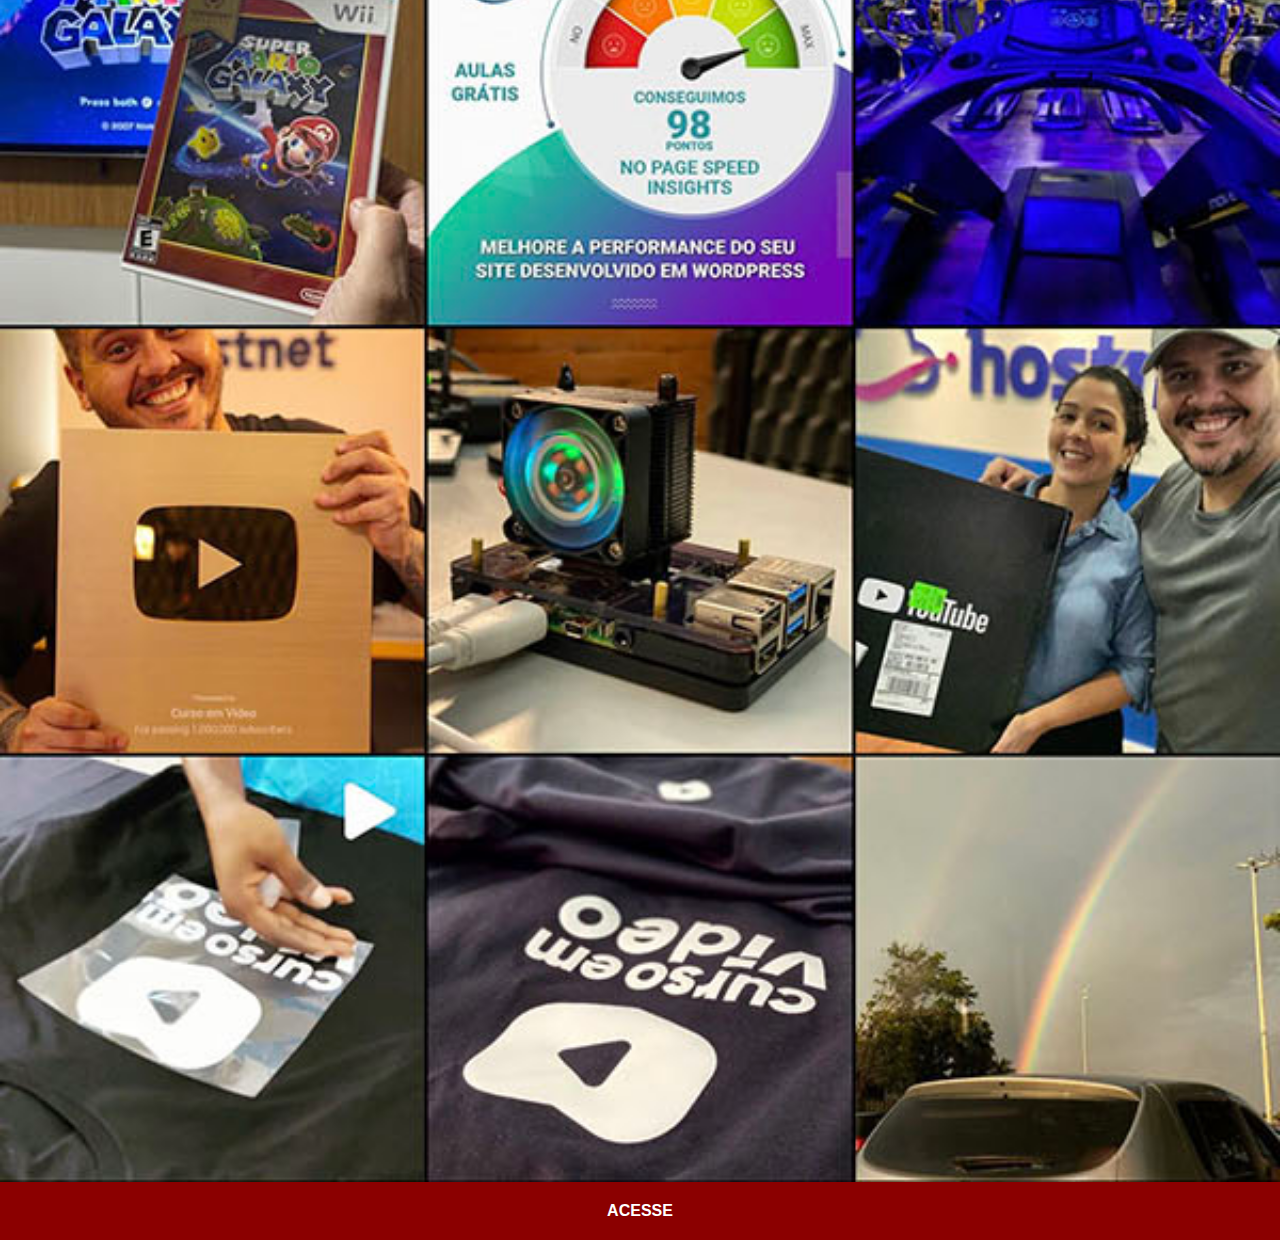
<file: instagram.html>
<!DOCTYPE html>
<html lang="pt-br">
<head>
  <meta charset="UTF-8">
  <meta name="viewport" content="width=device-width, initial-scale=1.0">
  <link rel="stylesheet" href="estilo/social.css">
  <title>Instagram</title>
</head>
<body>
  <img src="imagens/tela-instagram.jpg" alt="Instagram">
  <a href="https://www.instagram.com/" target="_blank">ACESSE</a>
</body>
</html>
</file>
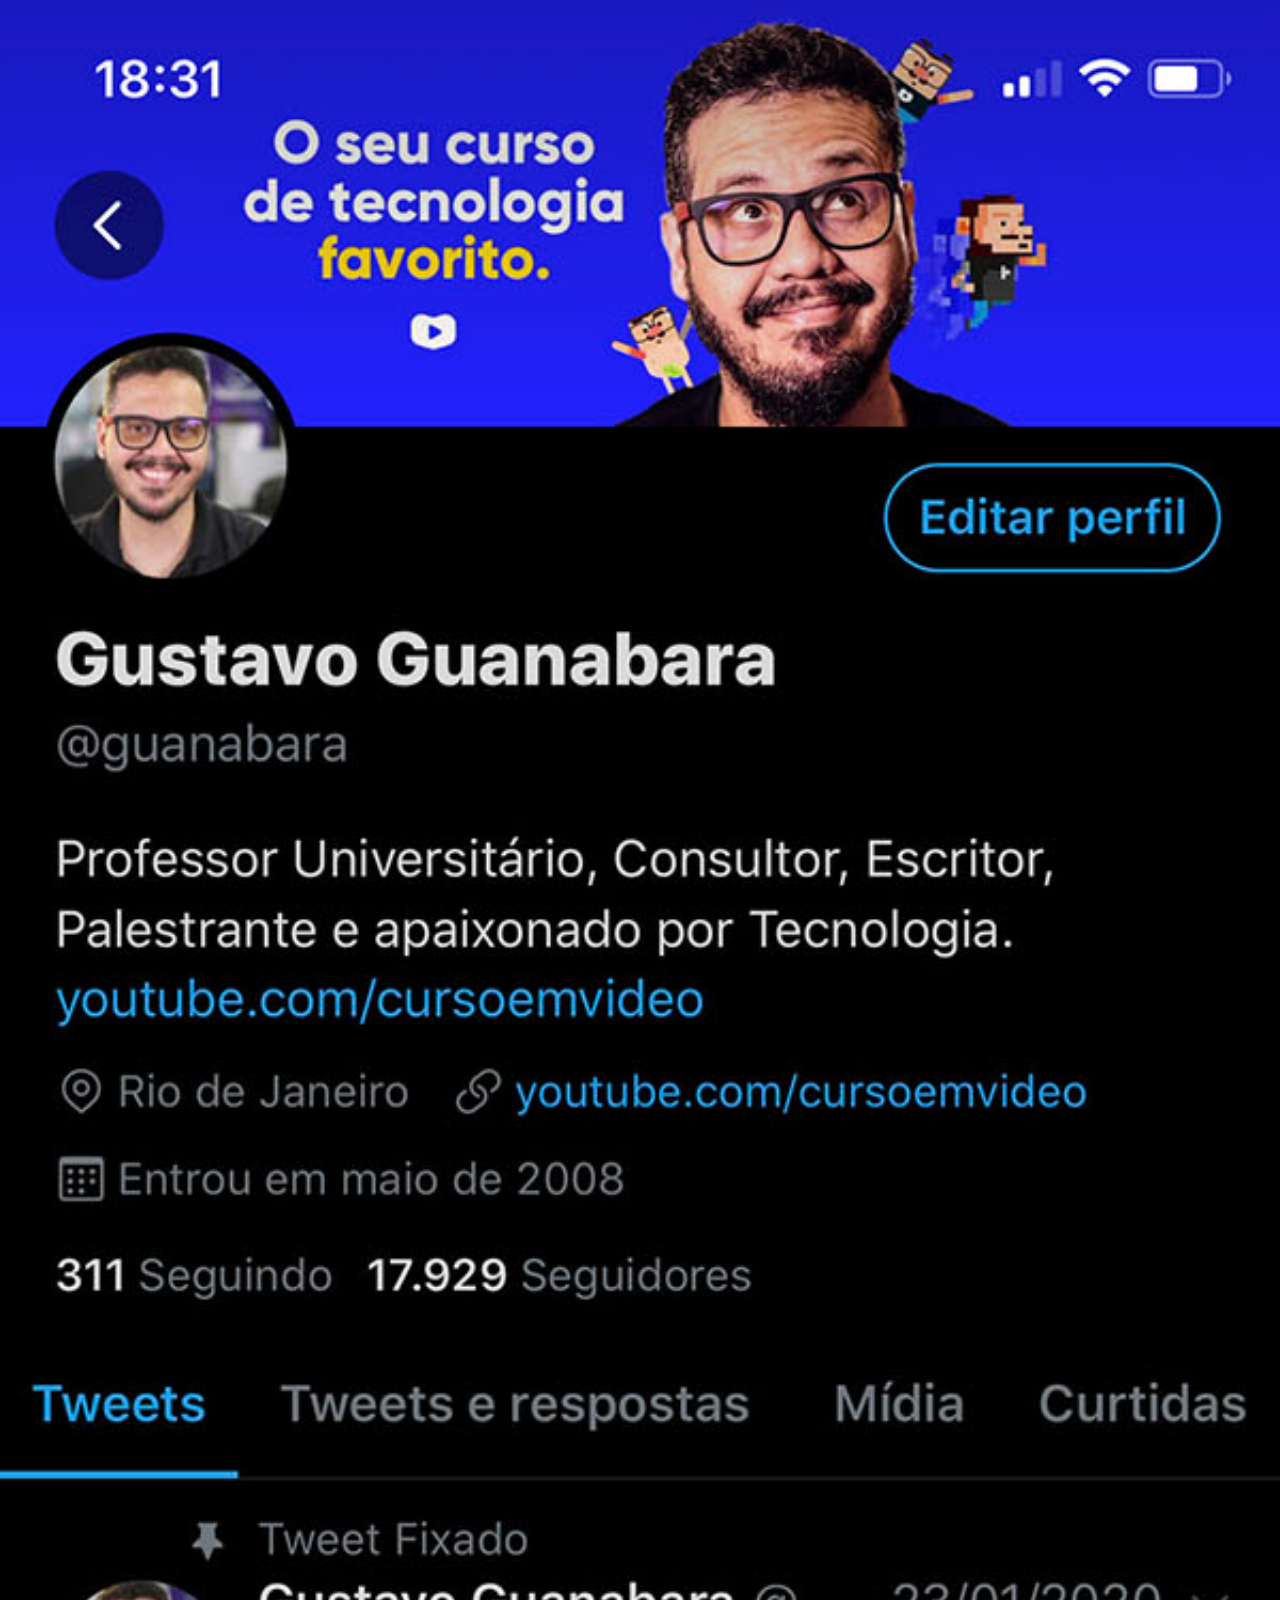
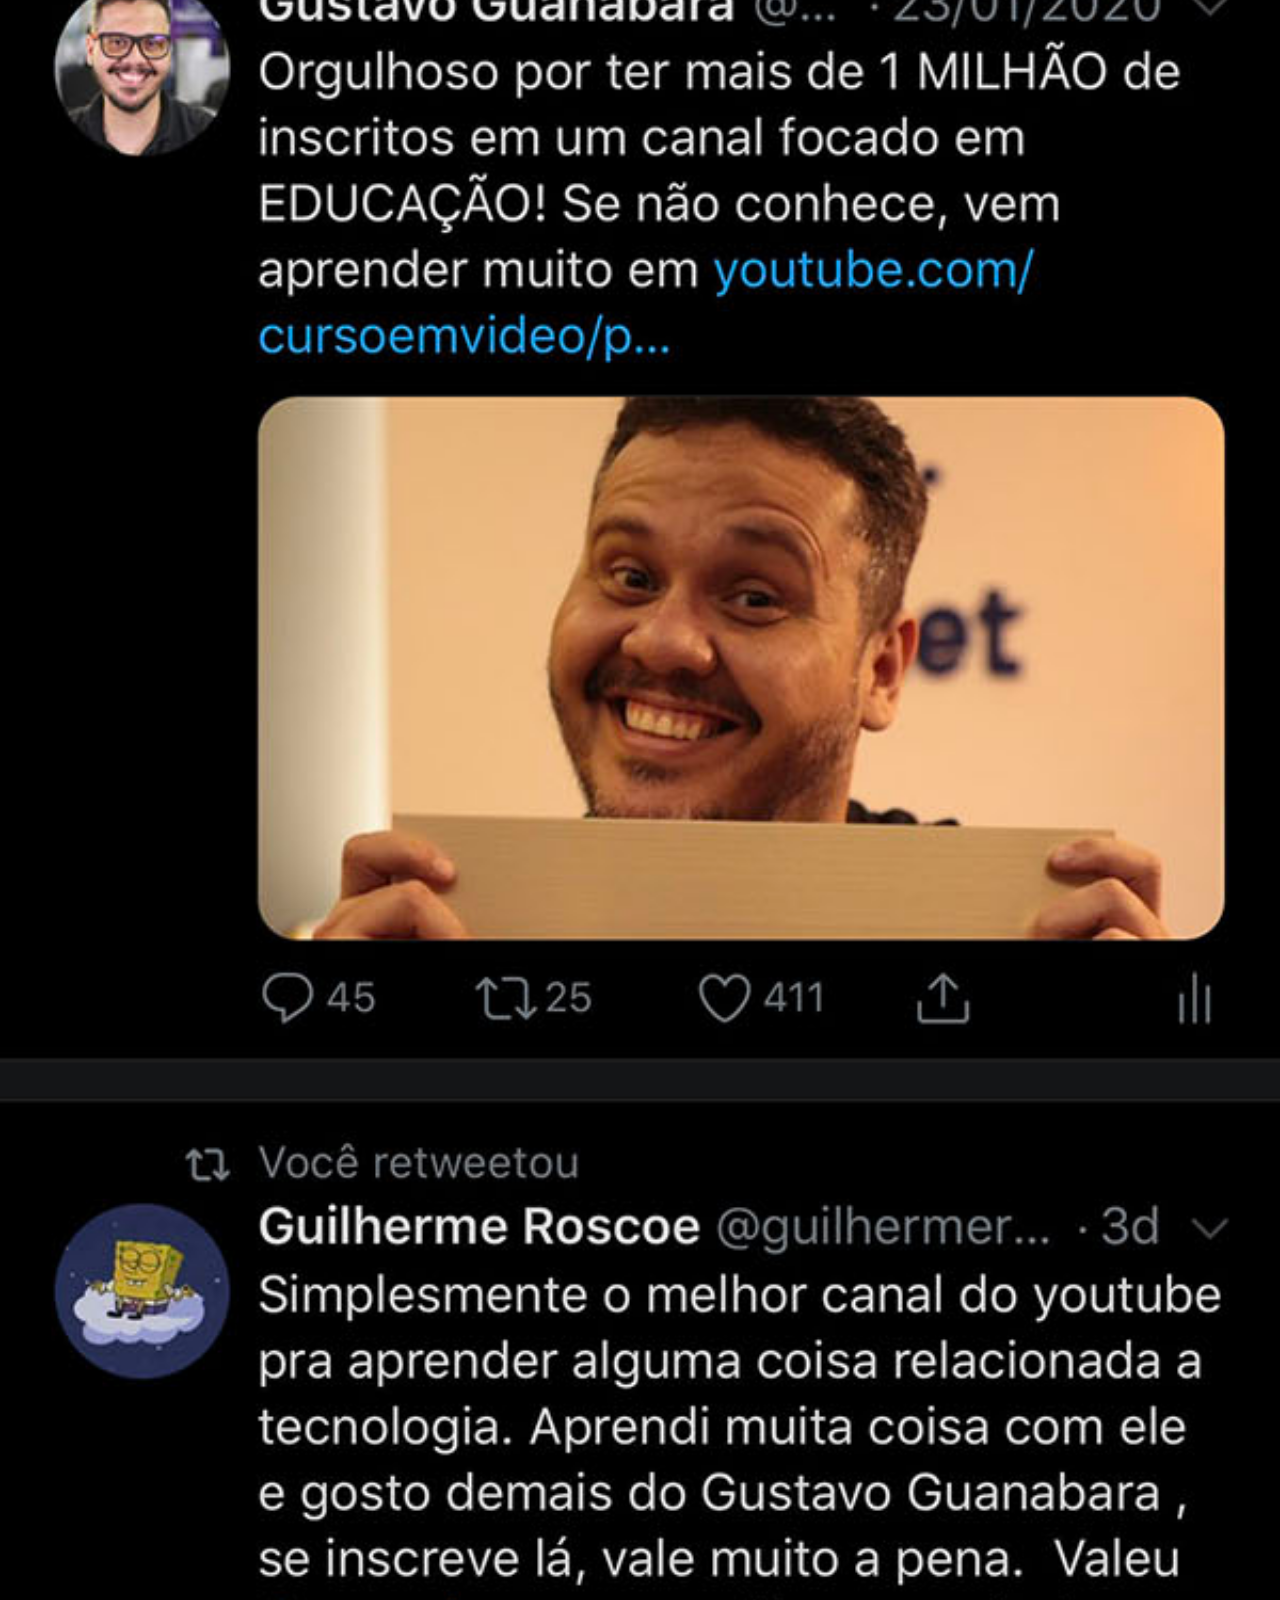
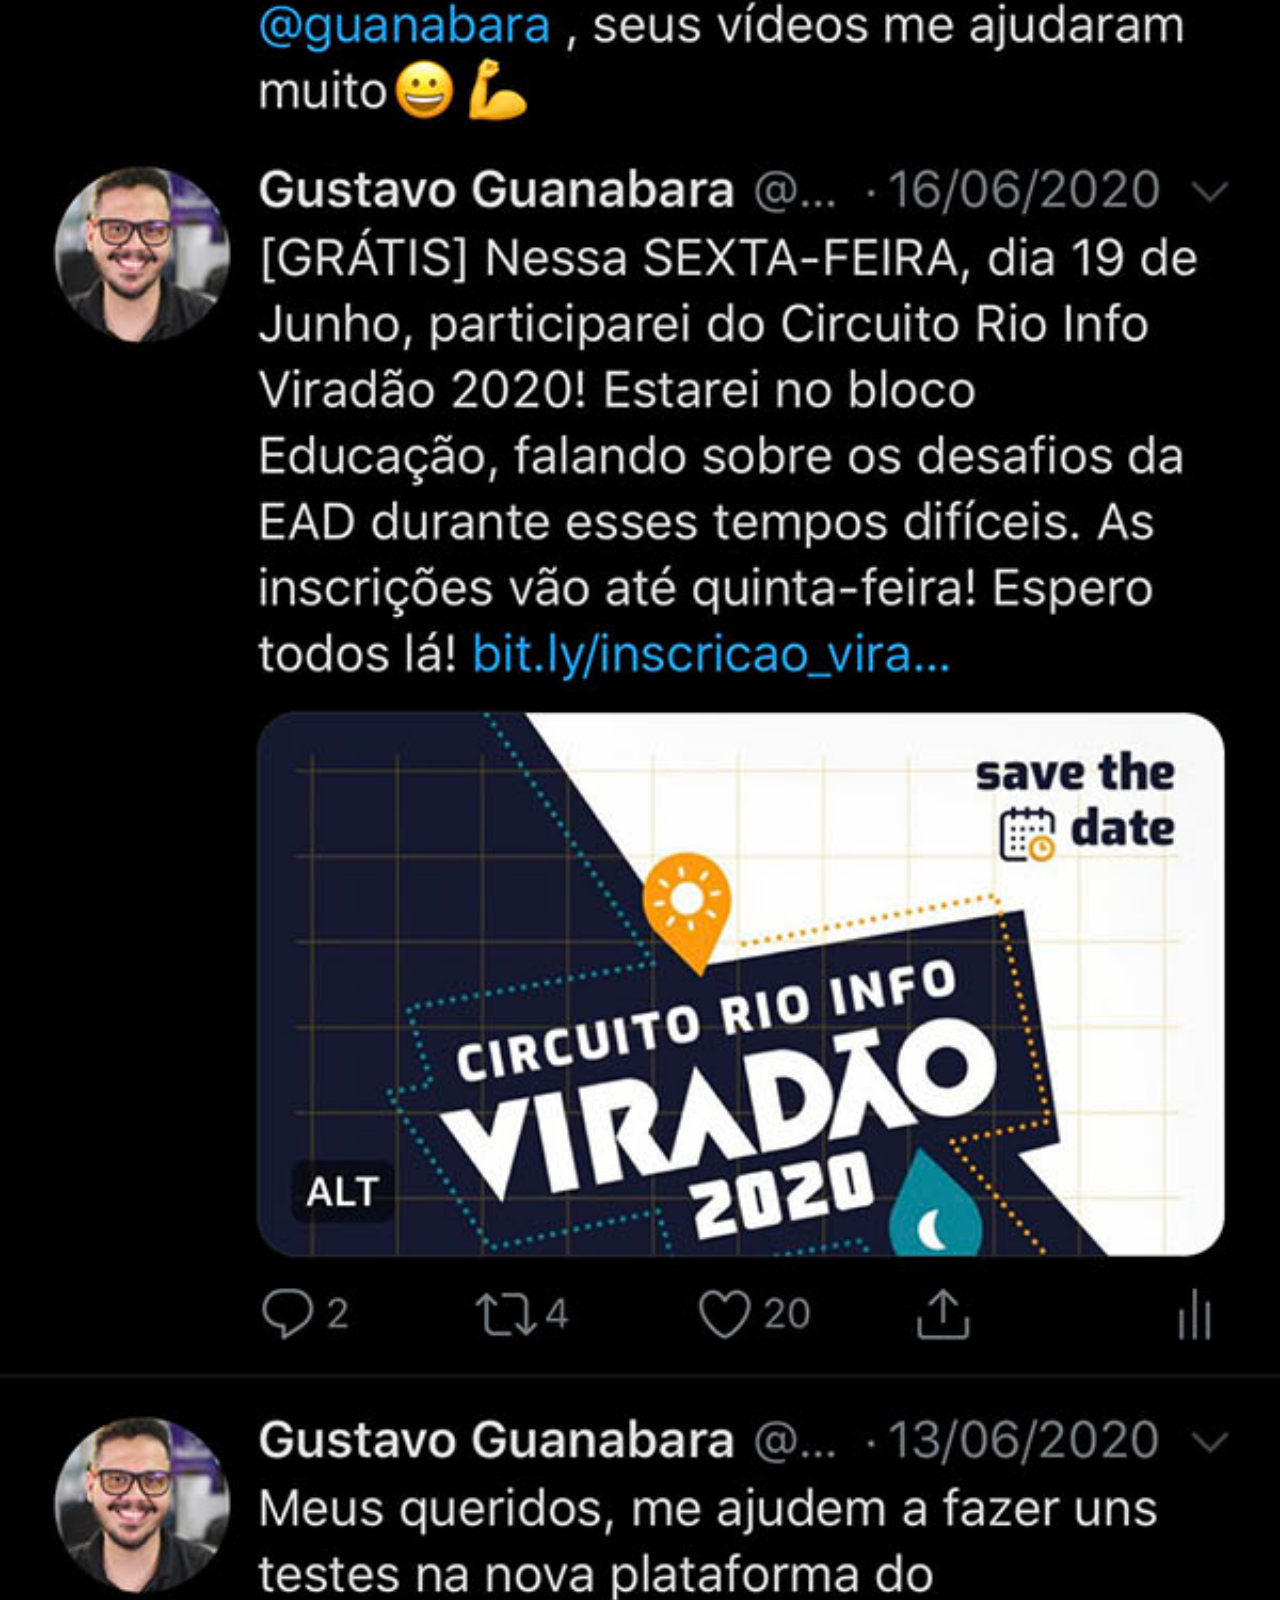
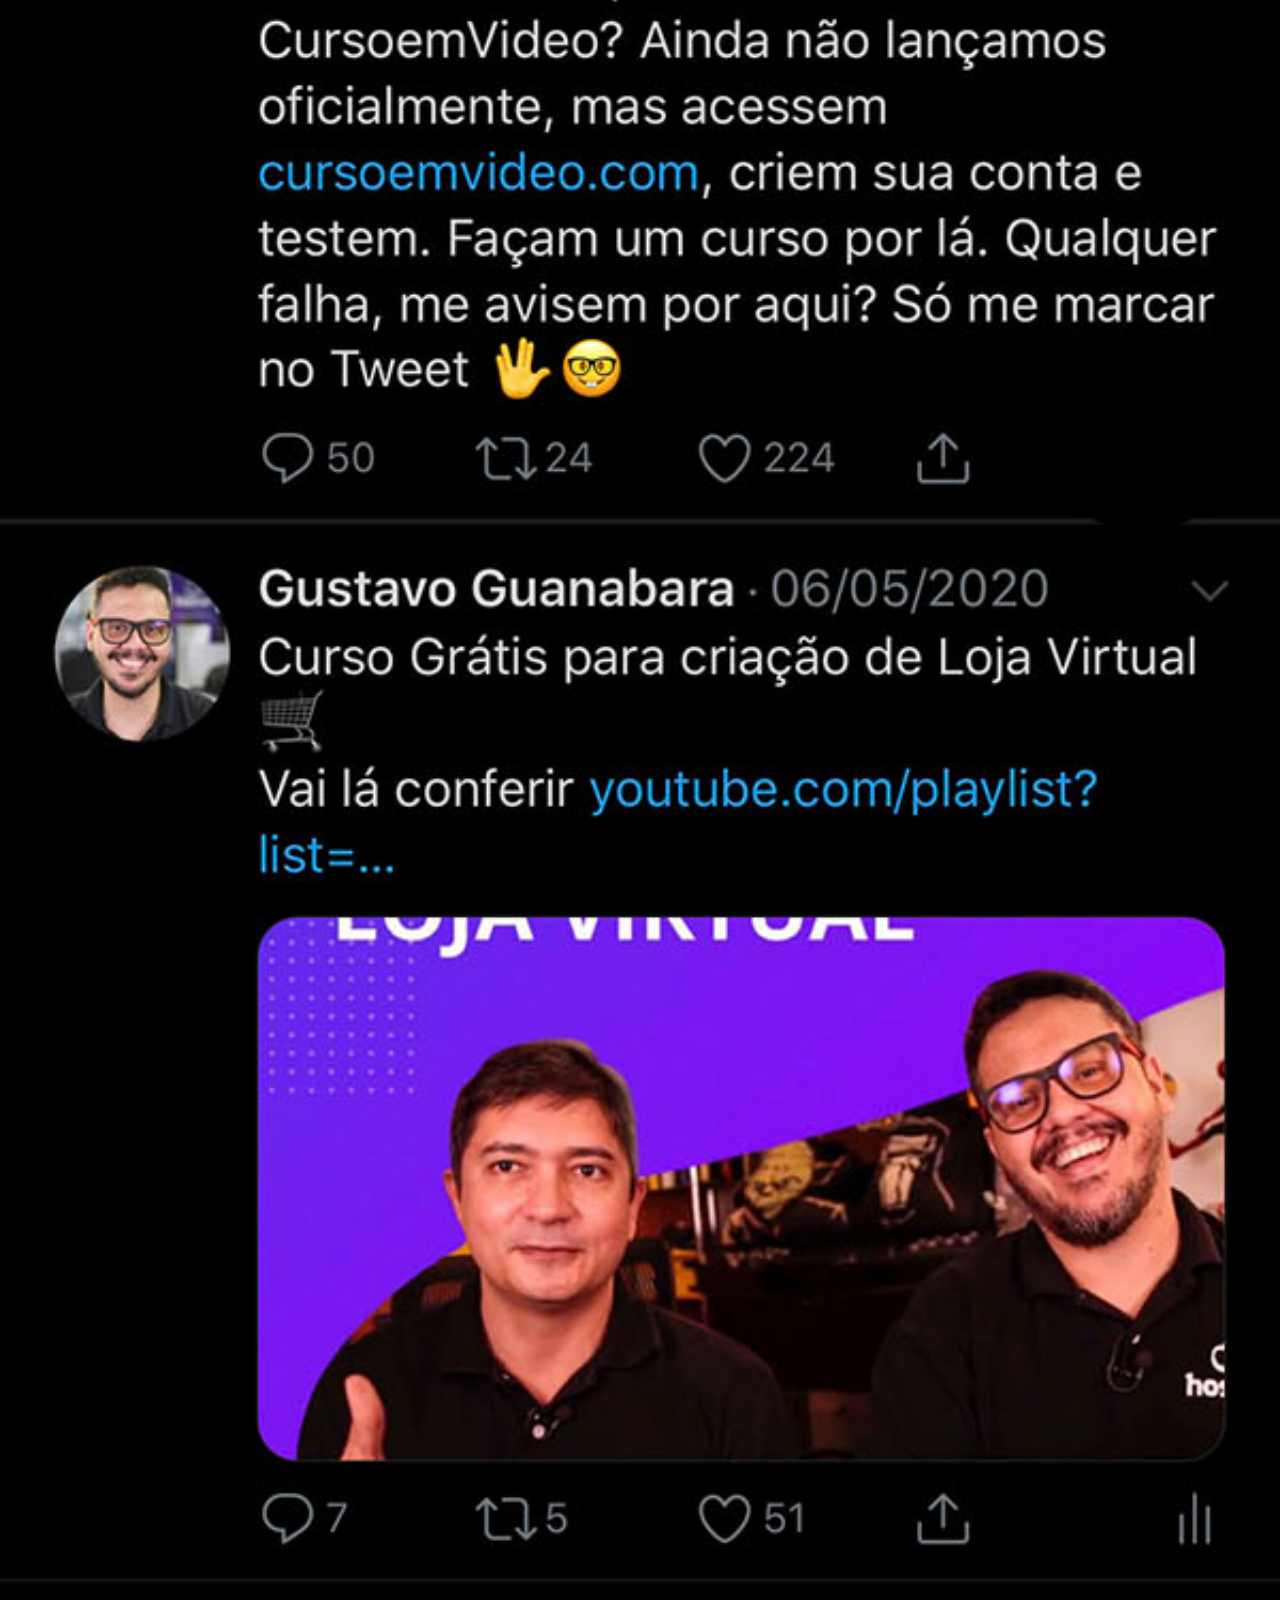
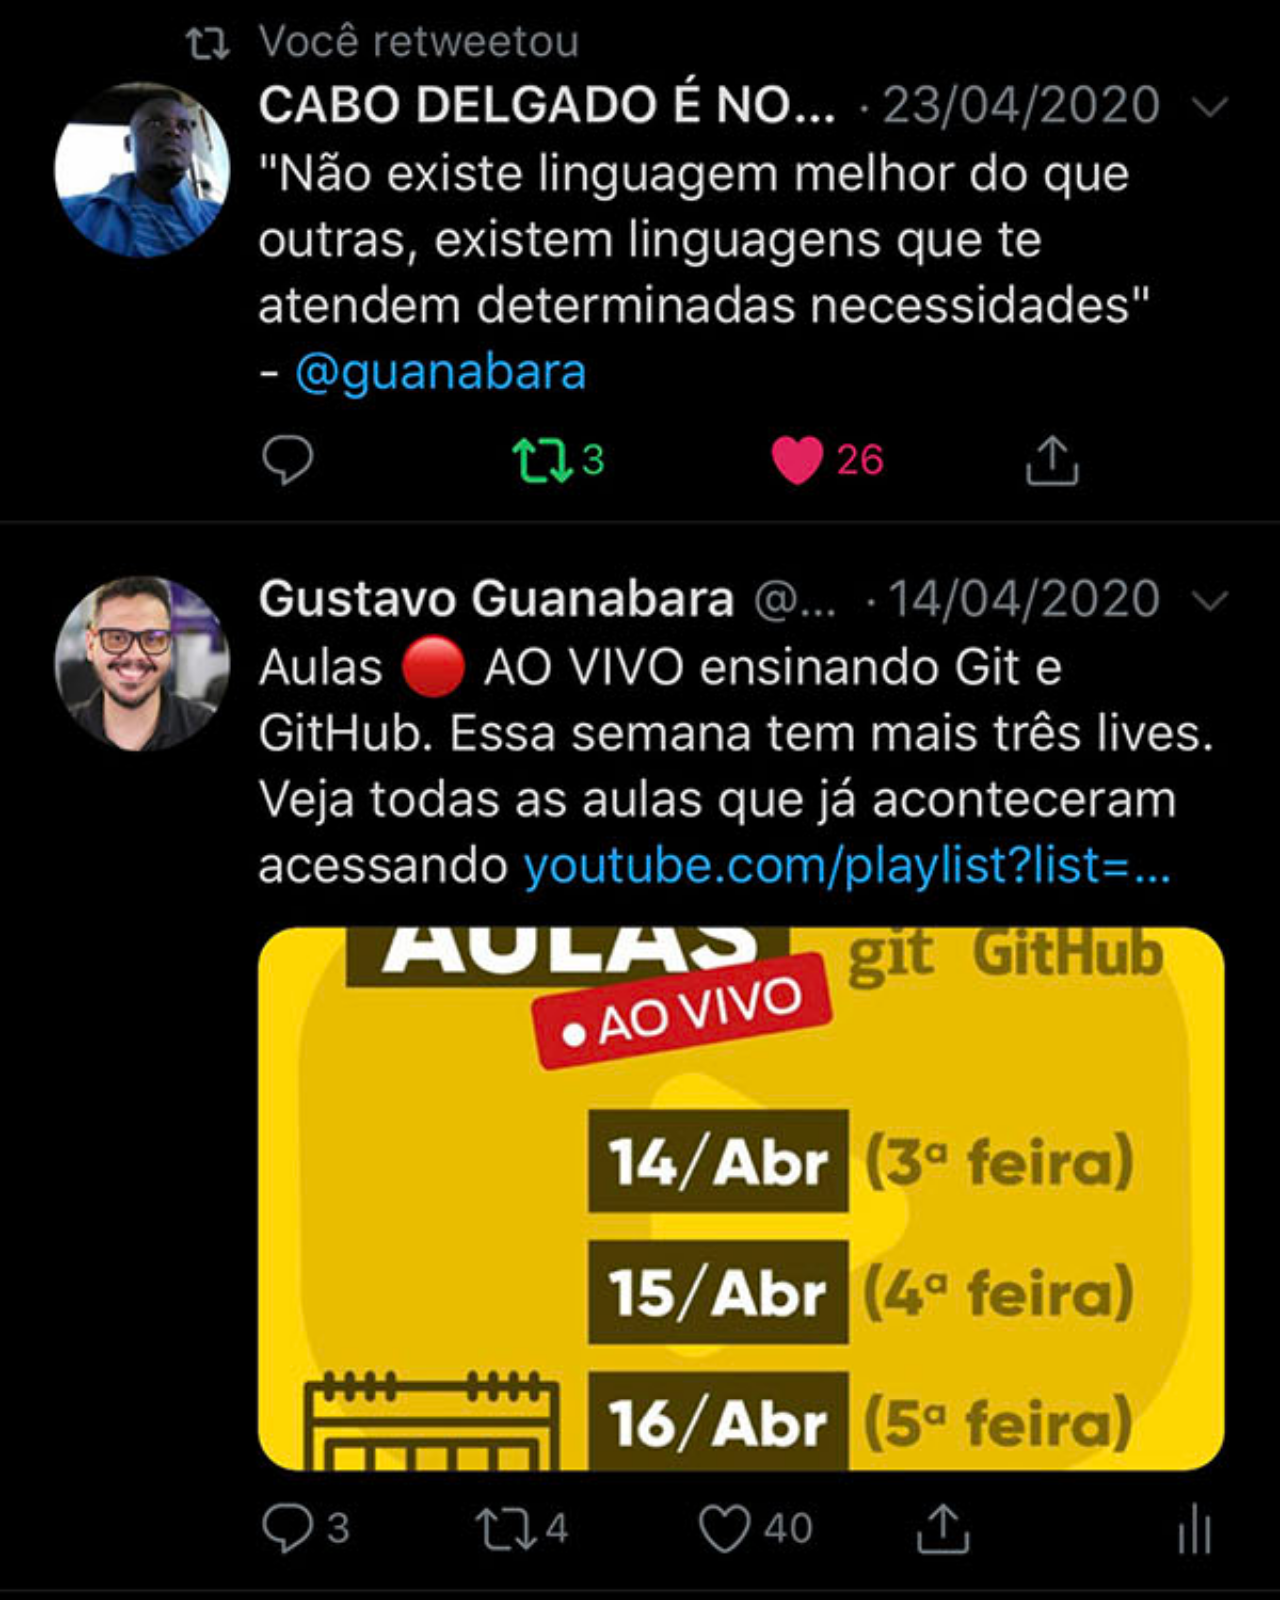
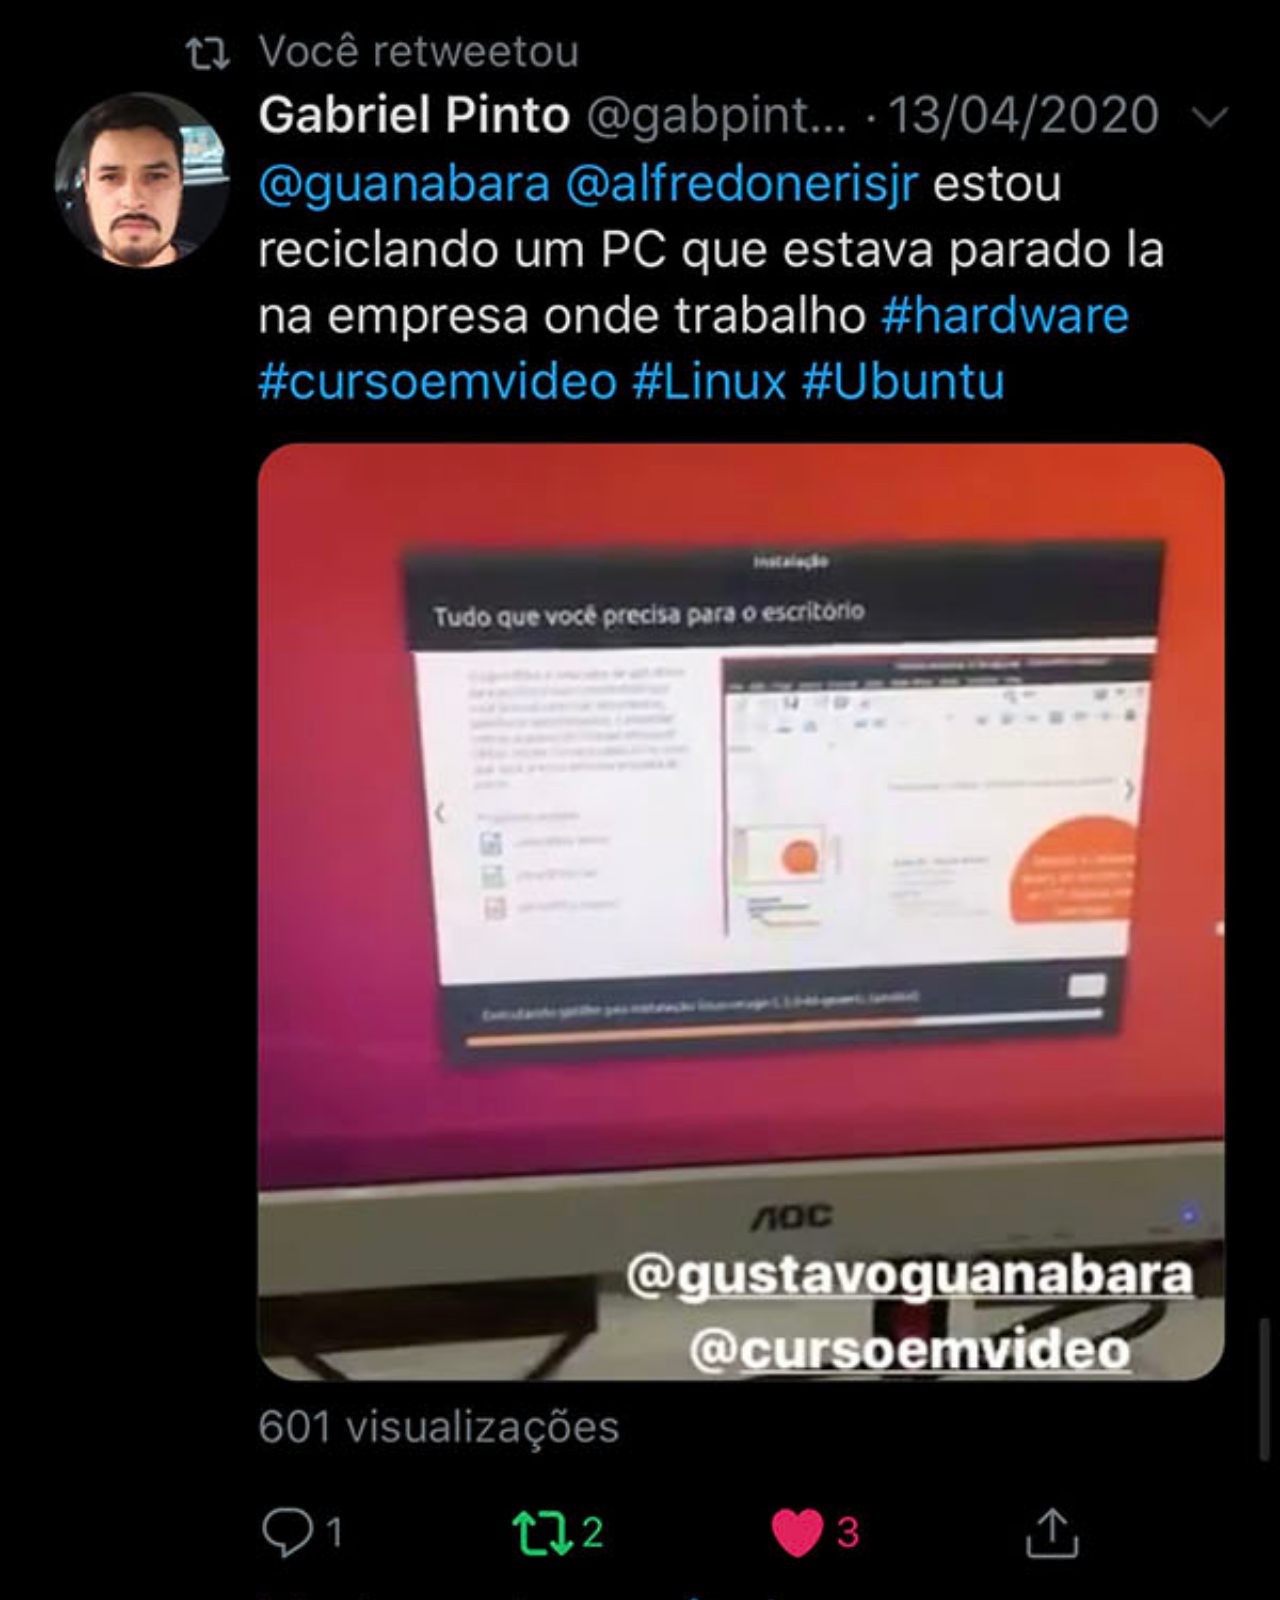
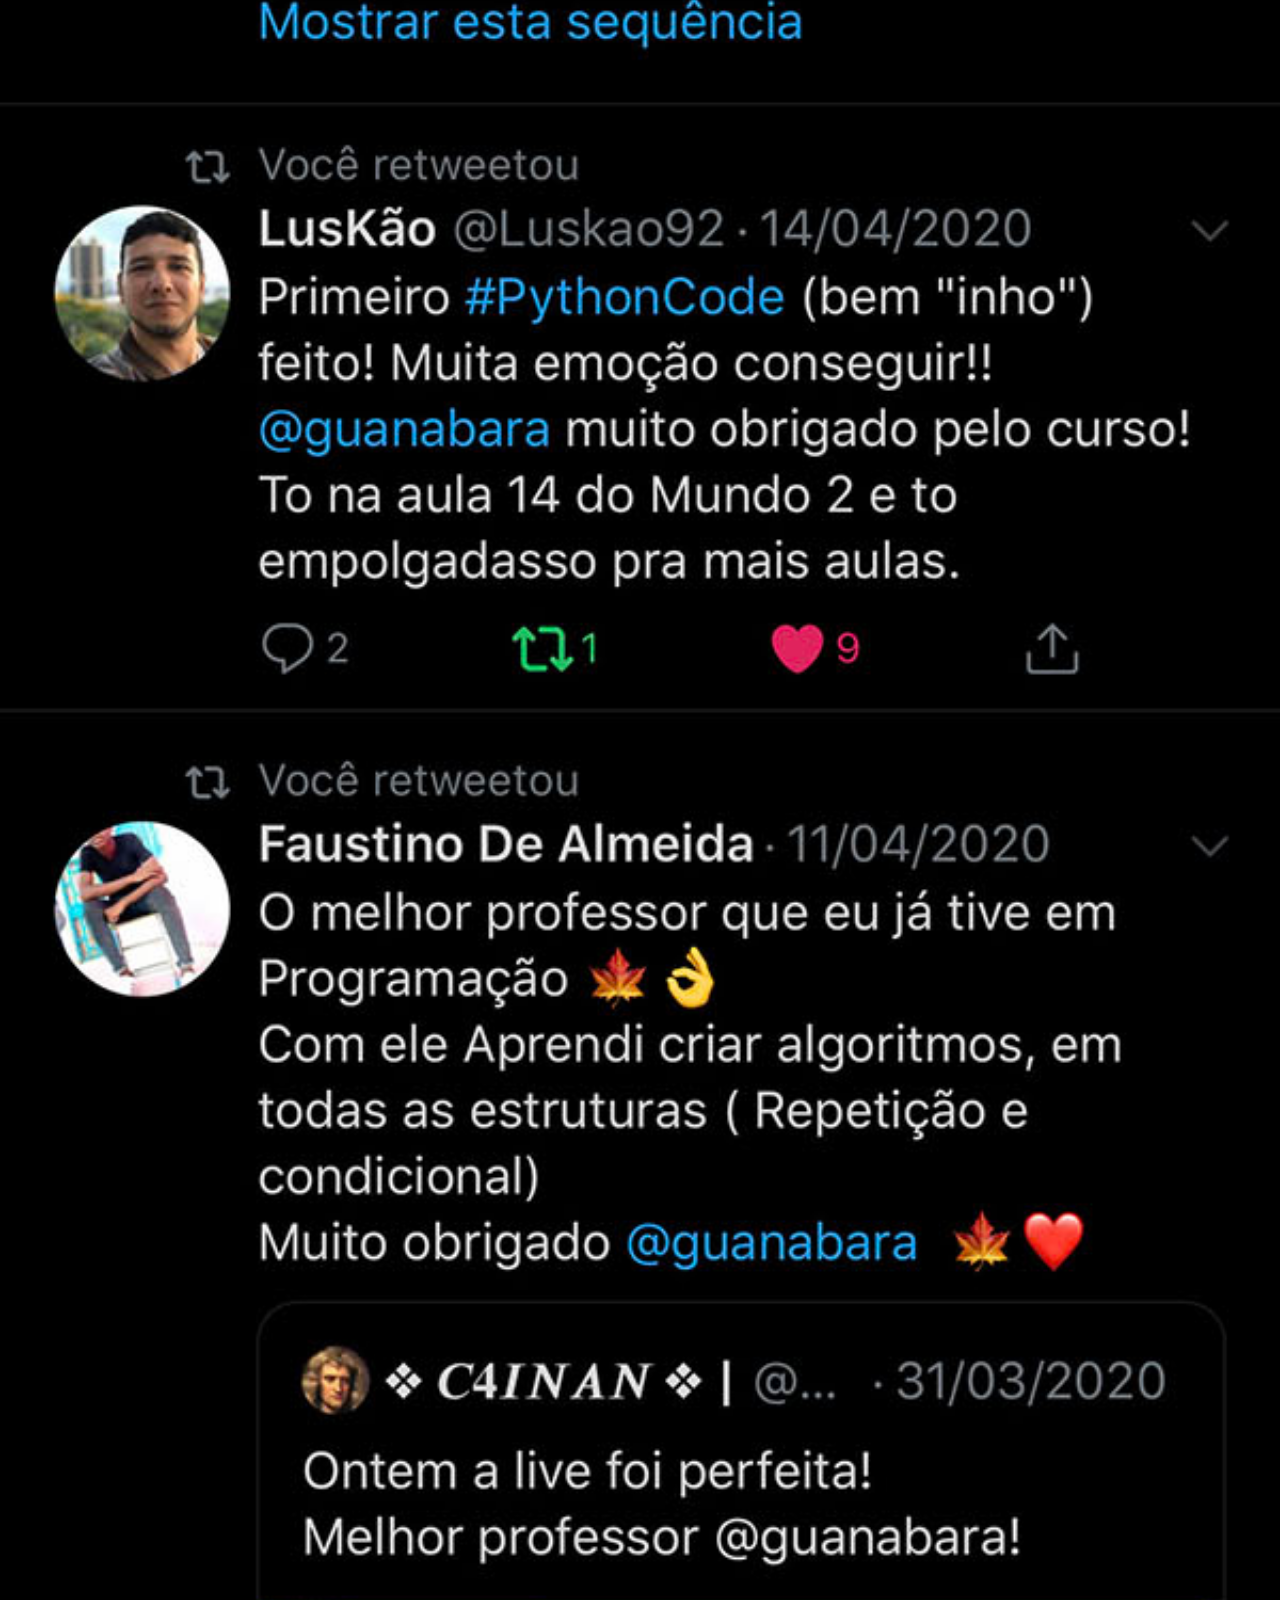
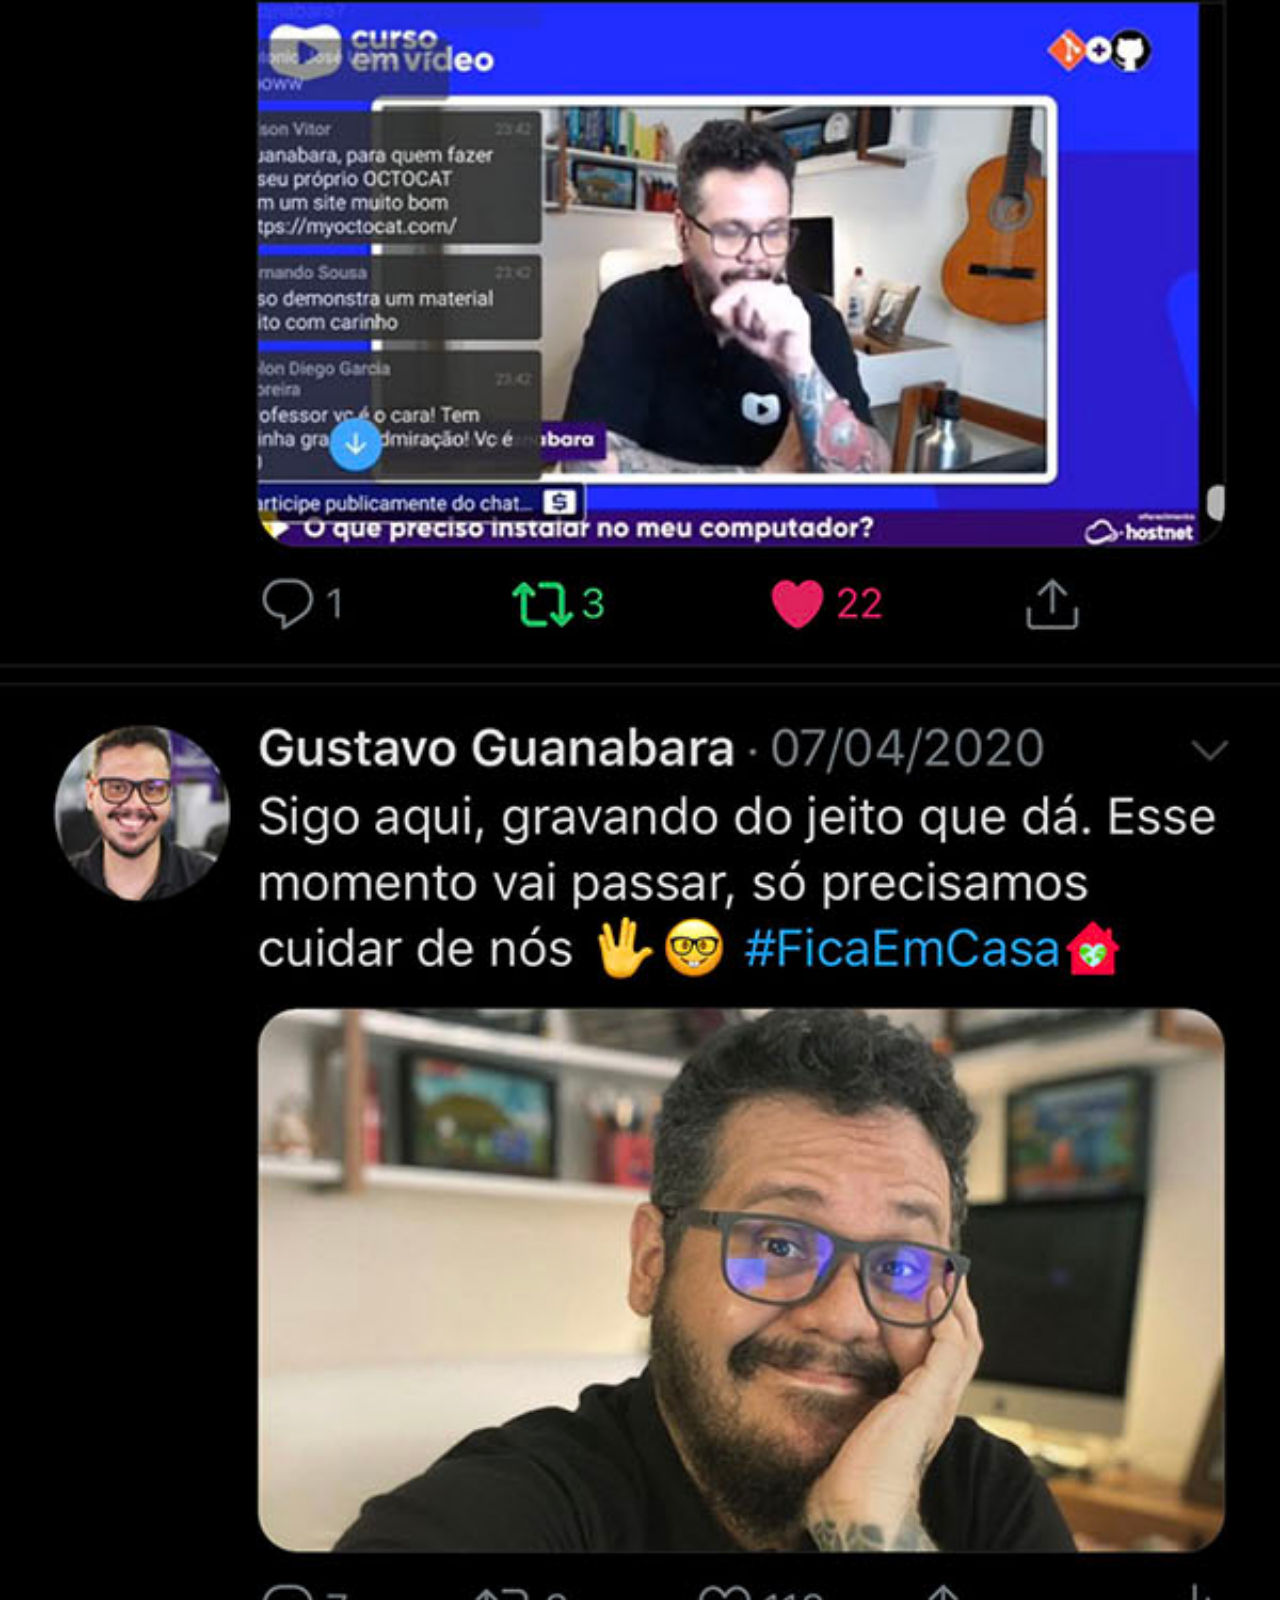
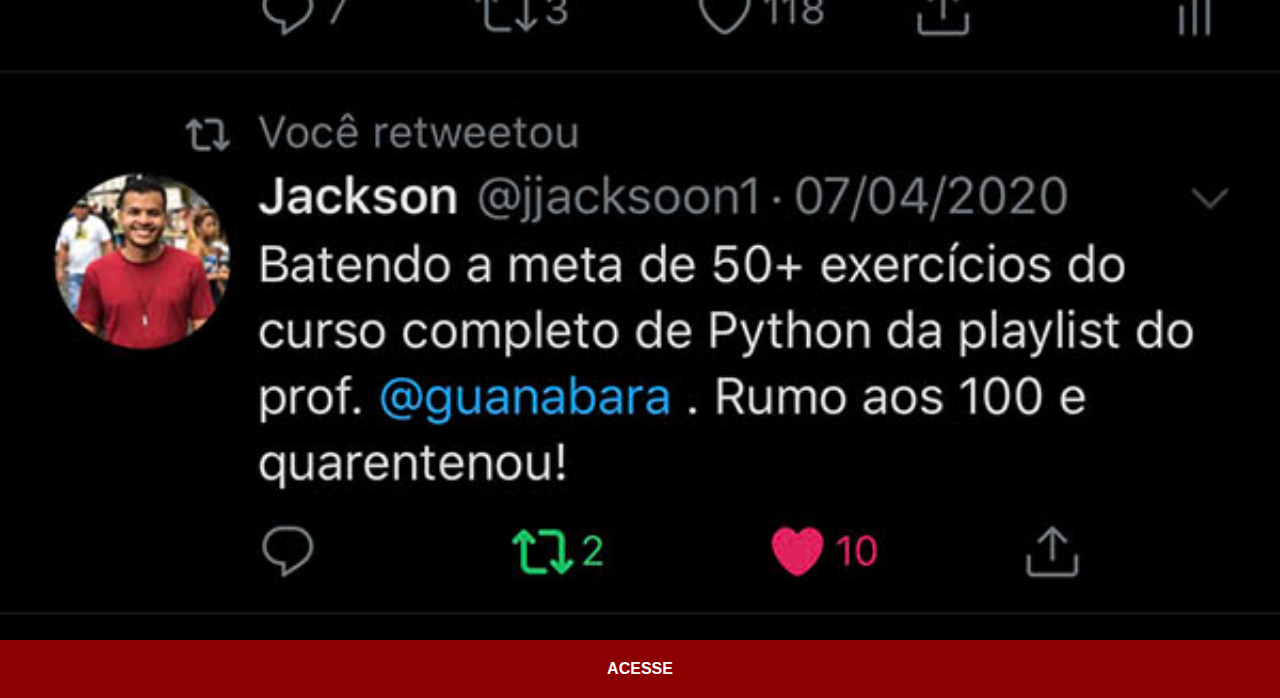
<file: twitter.html>
<!DOCTYPE html>
<html lang="pt-br">
<head>
  <meta charset="UTF-8">
  <meta name="viewport" content="width=device-width, initial-scale=1.0">
  <link rel="stylesheet" href="estilo/social.css">
  <title>Twitter</title>
</head>
<body>
  <img src="imagens/tela-twitter.jpg" alt="Twitter">
  <a href="https://x.com/home" target="_blank">ACESSE</a>
</body>
</html>
</file>
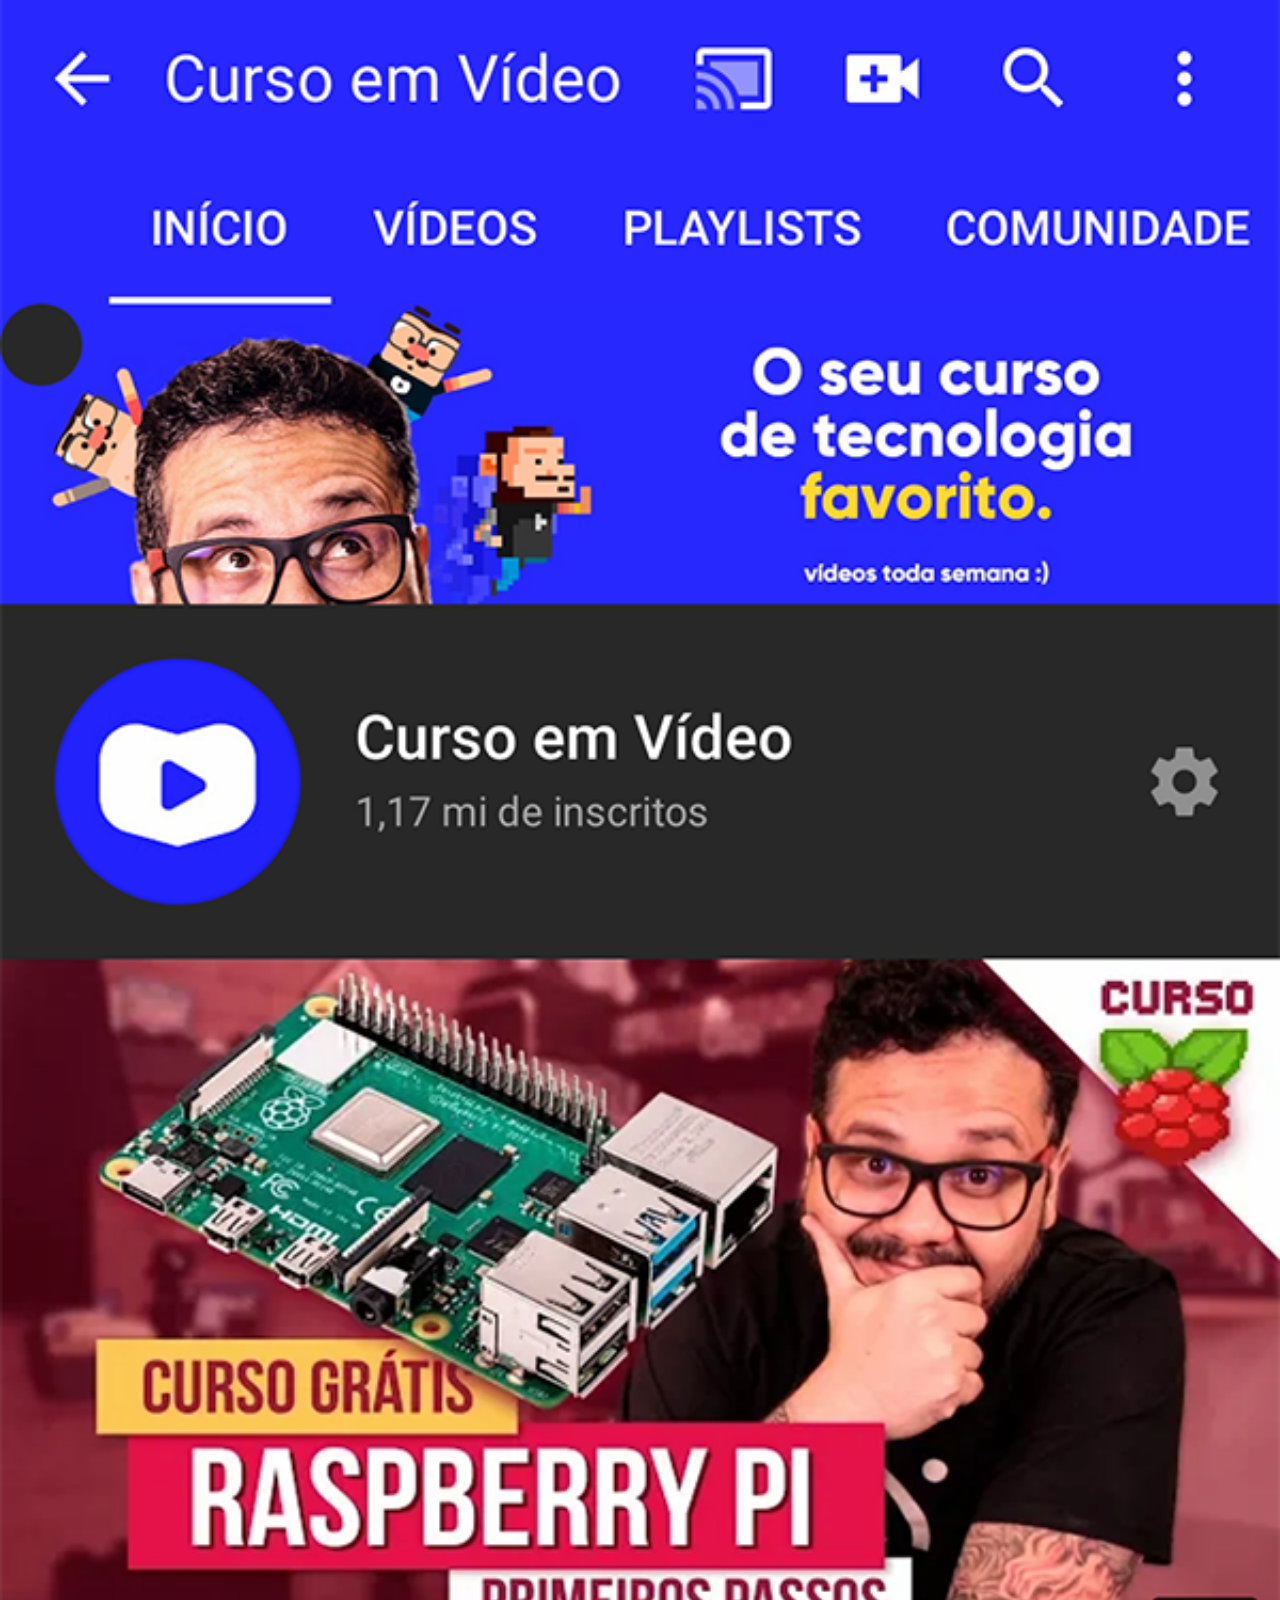
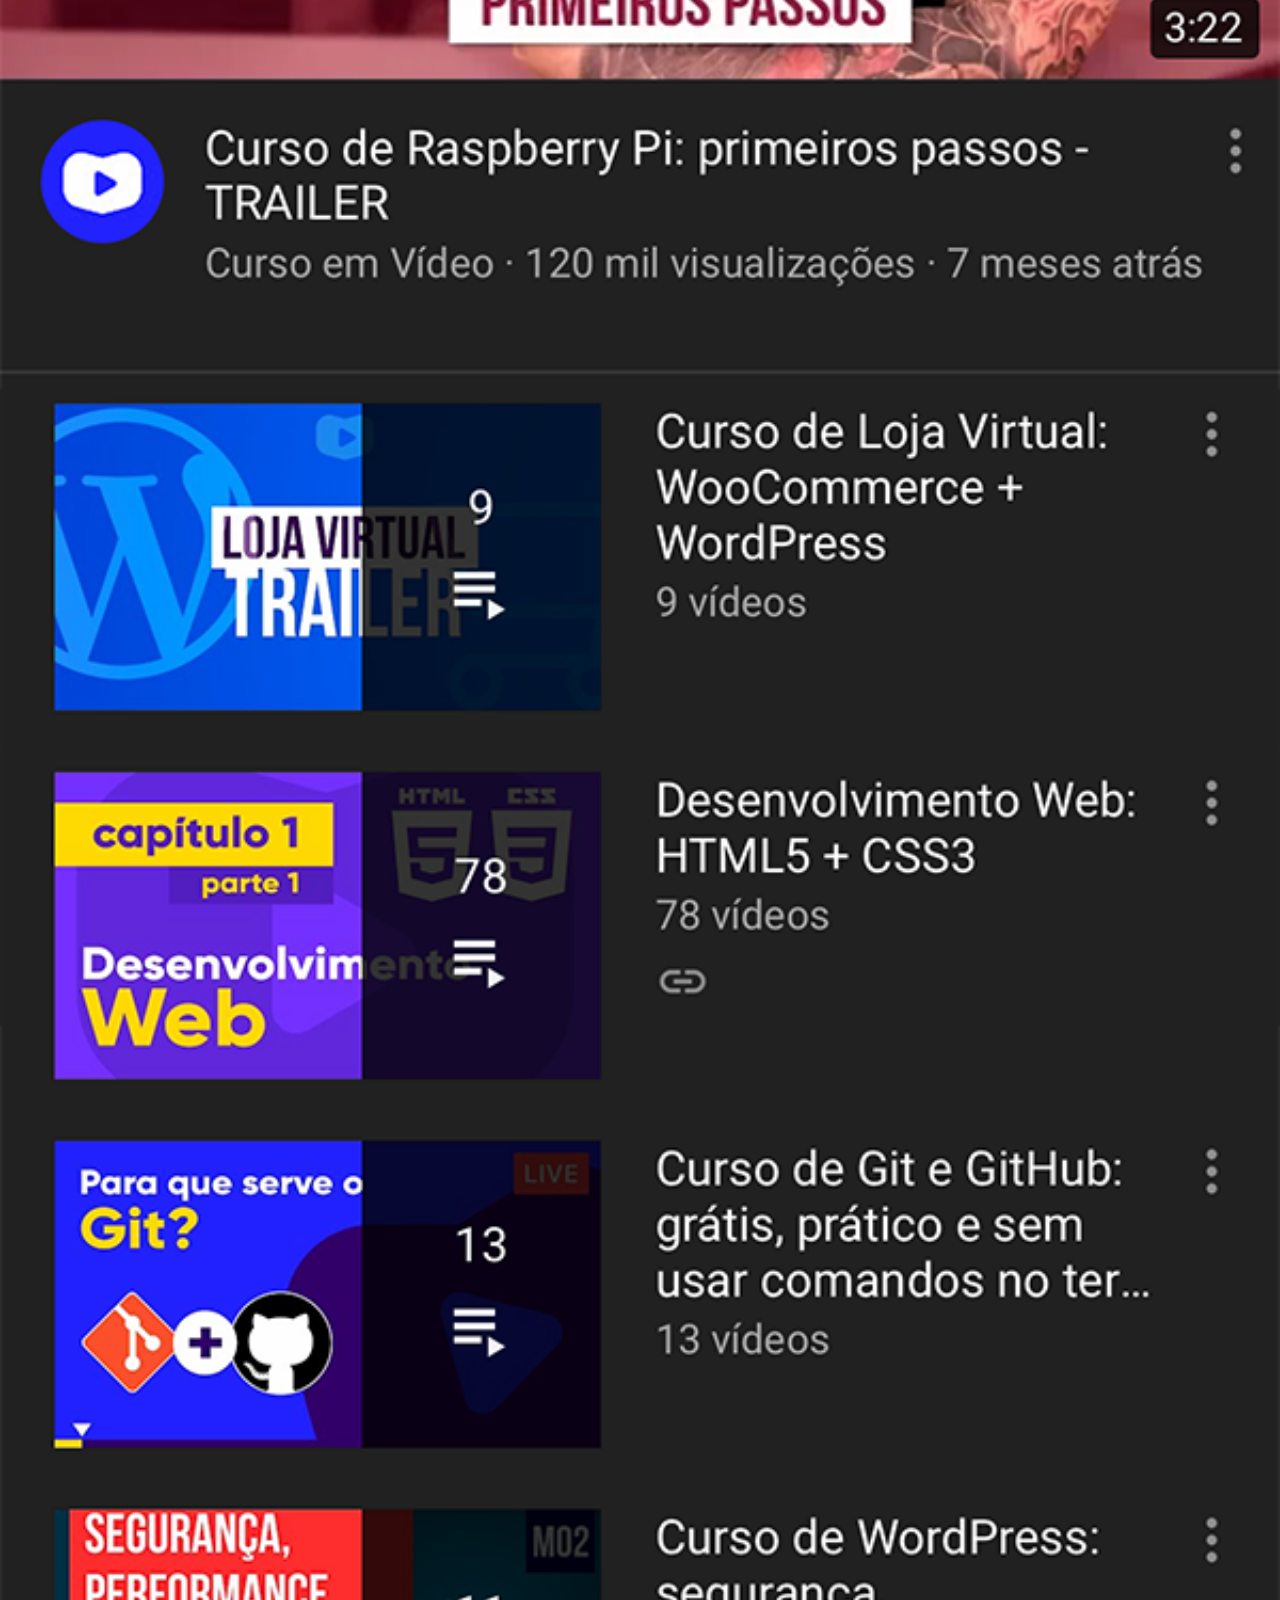
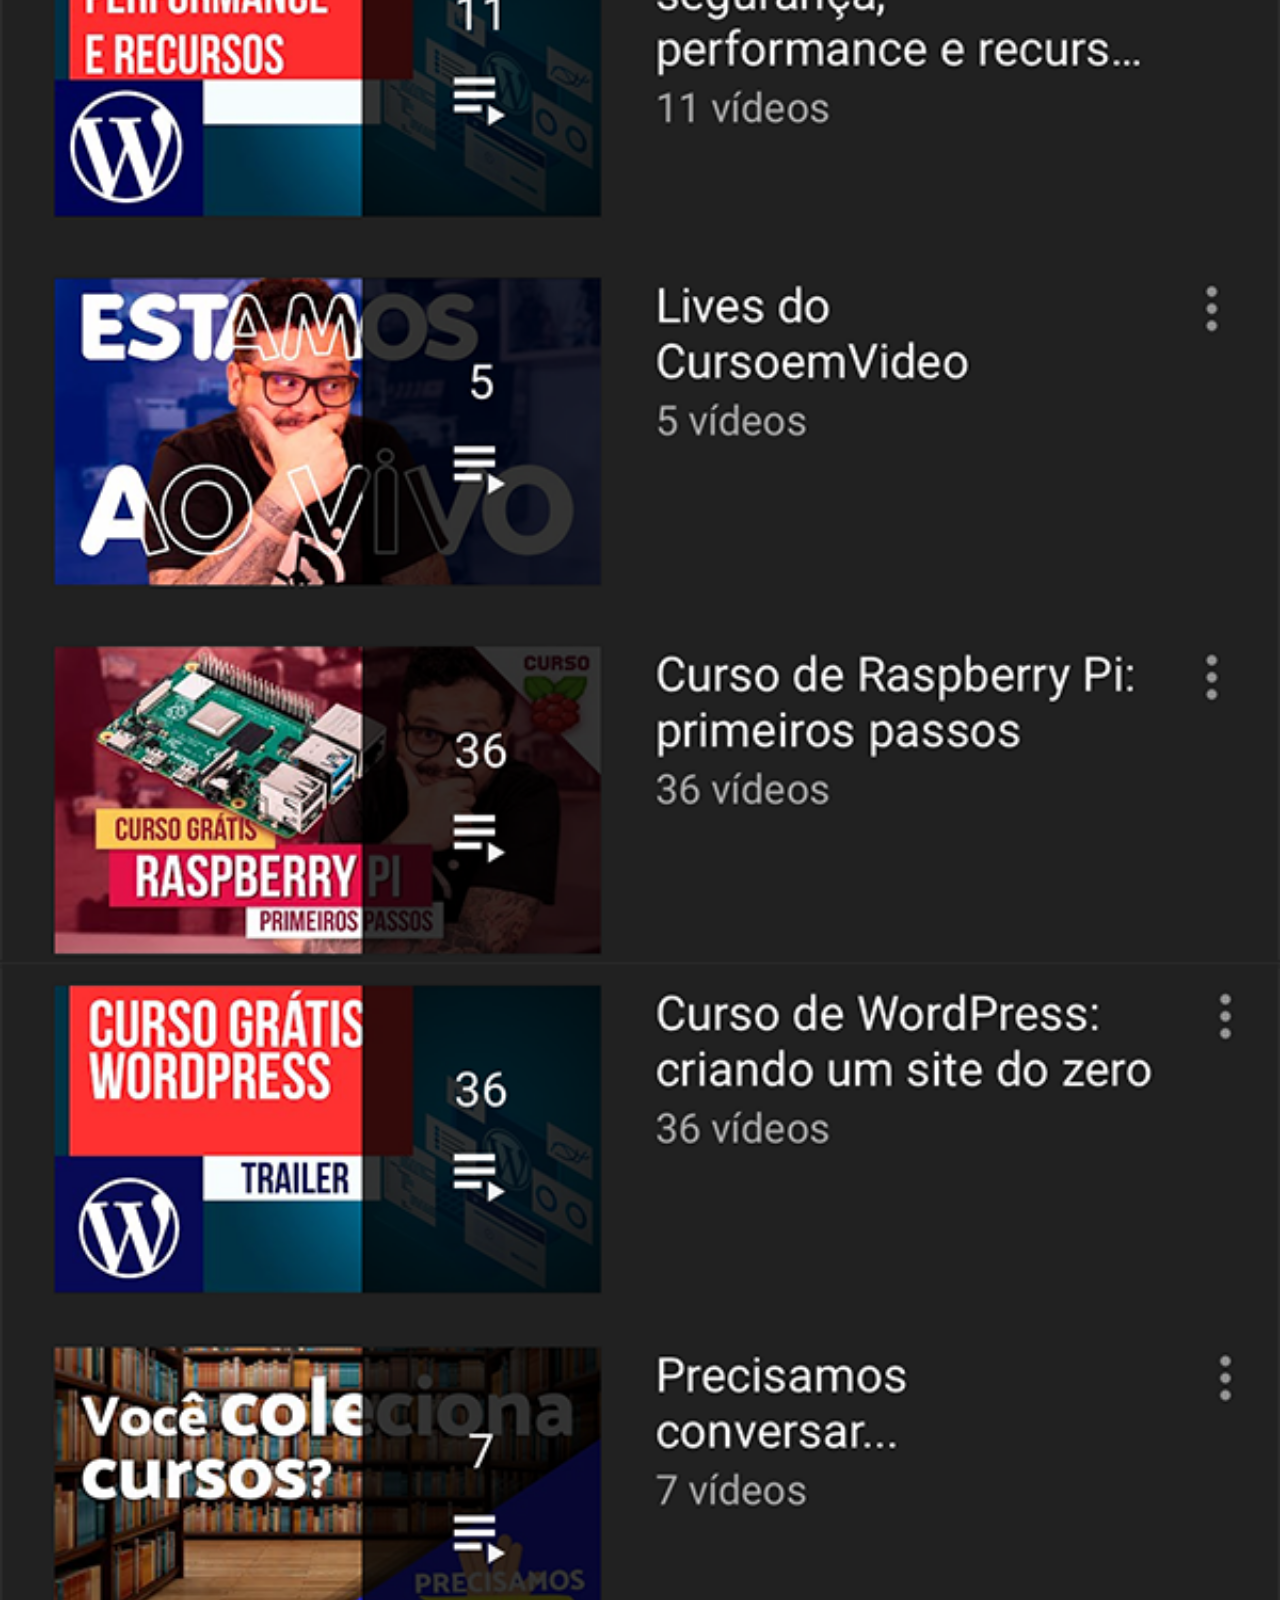
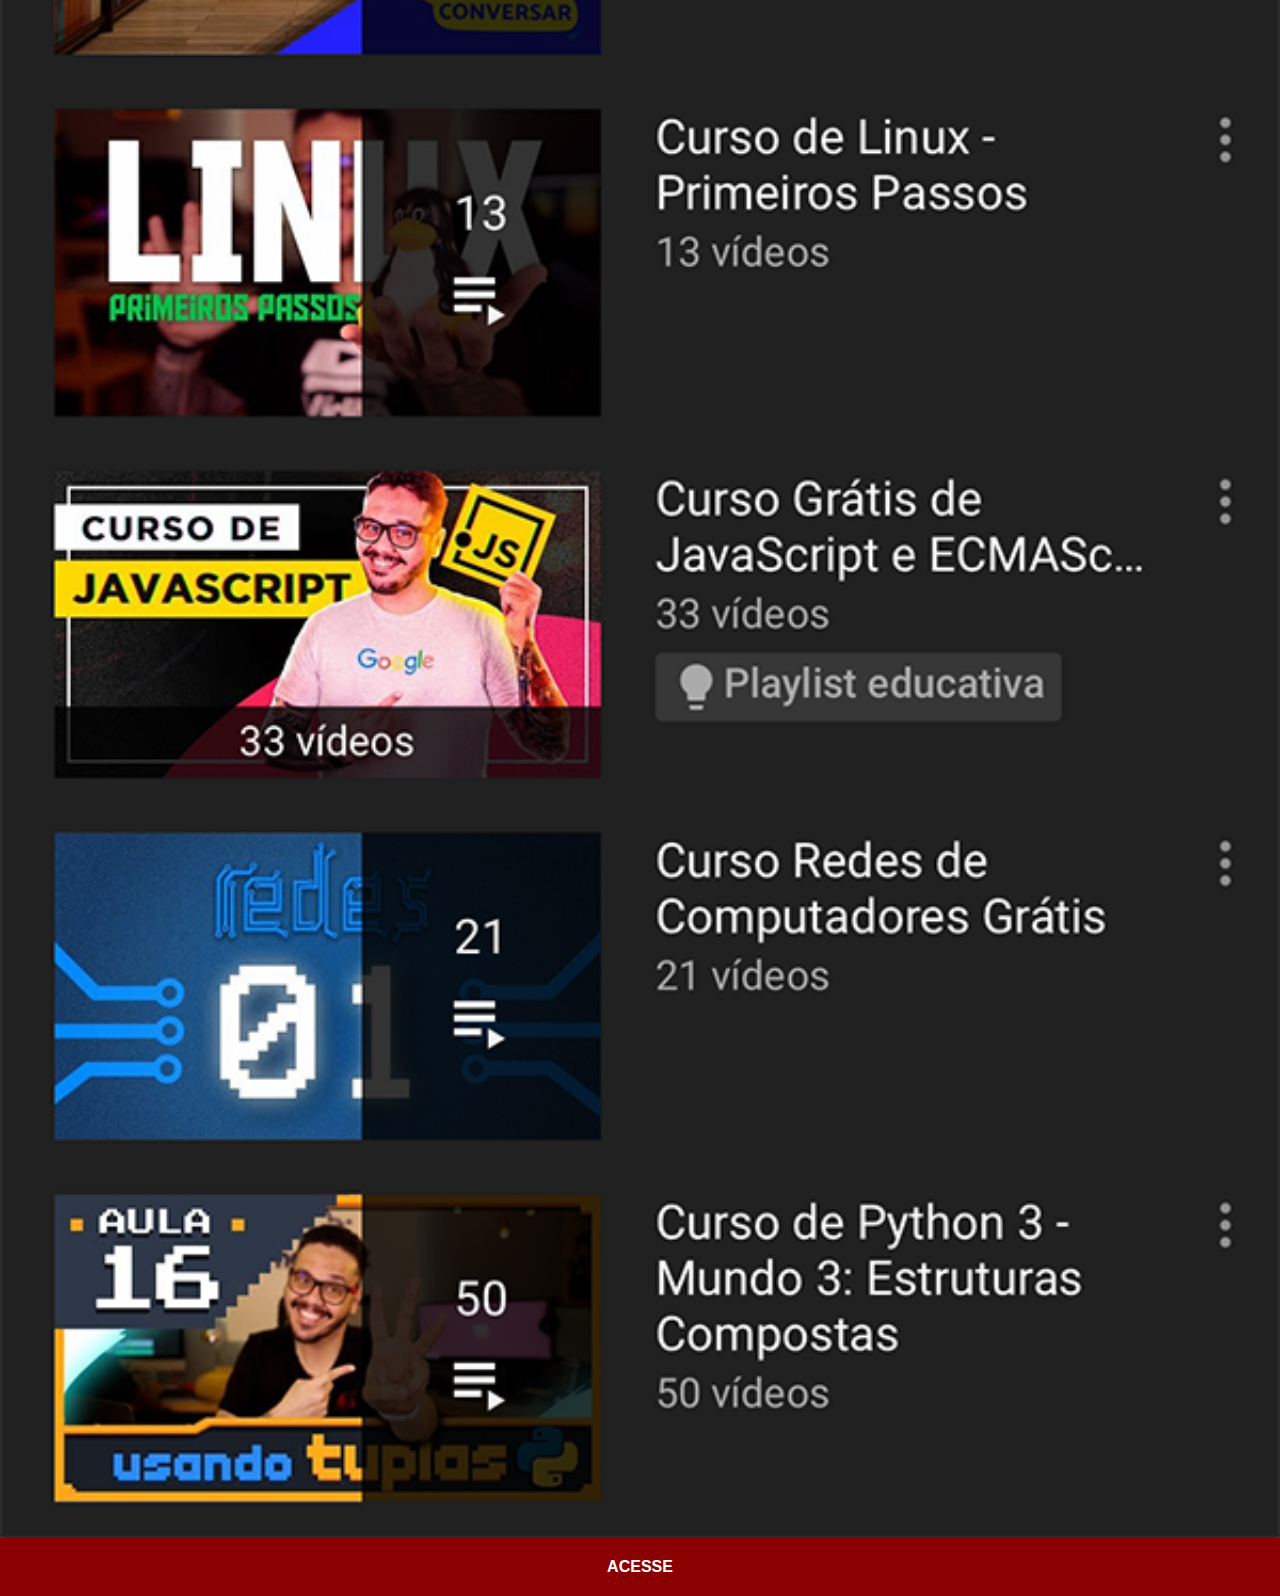
<file: youtube.html>
<!DOCTYPE html>
<html lang="pt-br">
<head>
  <meta charset="UTF-8">
  <meta name="viewport" content="width=device-width, initial-scale=1.0">
  <title>Youtube</title>
  <link rel="stylesheet" href="estilo/social.css">
</head>
<body>
  <img src="imagens/tela-youtube.png" alt="youtube">
  <a href="https://www.youtube.com/watch?v=YP8ioHVxX14&list=PLprgmSiHB2Fo4NwTo4j66ZWaIdvU3eX5l" target="_blank">ACESSE</a>
</body>
</html>
</file>
<file: estilo/style.css>
@charset "UTF-8";

* {
  margin: 0px;
  padding: 0px;
  font-family: Arial, Helvetica, sans-serif;
}

html, body {
  height: 100vh;
  width: 100vw;
  background-color: black;
}

  body {
  background: url('../imagens/fundo-madeira.jpg') no-repeat top center;
  background-size: cover;
  background-attachment: fixed;
}

main {
  position: relative;
  height: 100vh;
}

section#telefone {
  position: absolute;
  top: 50%;
  left: 50%;
  transform: translate(-50%, -50%);

  height: 627px;
  width: 311px;
  background-color: blue;
  background: url('../imagens/frame-iphone.png')  no-repeat;
}

iframe#tela {
  position: relative;
  top: 80px;
  left: 22px;
  width: 269px;
  height: 471px;
}

section#sociais {
  text-align: right;
}

section#sociais img {
  width: 50px;
  height: 50px;
  margin: 10px;
  border-radius: 25px;
  box-shadow: 2px 2px 5px rgba(0, 0, 0, 0.408);
  box-sizing: border-box;
}

section#sociais img:hover {
  border: 2px solid rgba(255, 255, 255, 0.615);
  transform: translate(-3px, -3px);
  box-shadow: 5px 5px 10px rgba(0, 0, 0, 0.618);
  transition: transform 0.3s, border .1s;
}
</file>
<file: estilo/social.css>
@charset "UTF-8";

* {
  margin: 0px;
  padding: 0px;
  font-family: Arial, Helvetica, sans-serif;
  }

  ::-webkit-scrollbar {
    width: 0px;
    height: 0px;
  }

  img {
    width: 100vw;
  }

  a {
    display: block;
    background-color: darkred;
    padding: 20px;
    text-align: center;
    font-weight: bolder;
    text-decoration: none;
    color: white;
    margin: -4px;
  }

  a:hover {
    background-color: red;
  }
</file>
